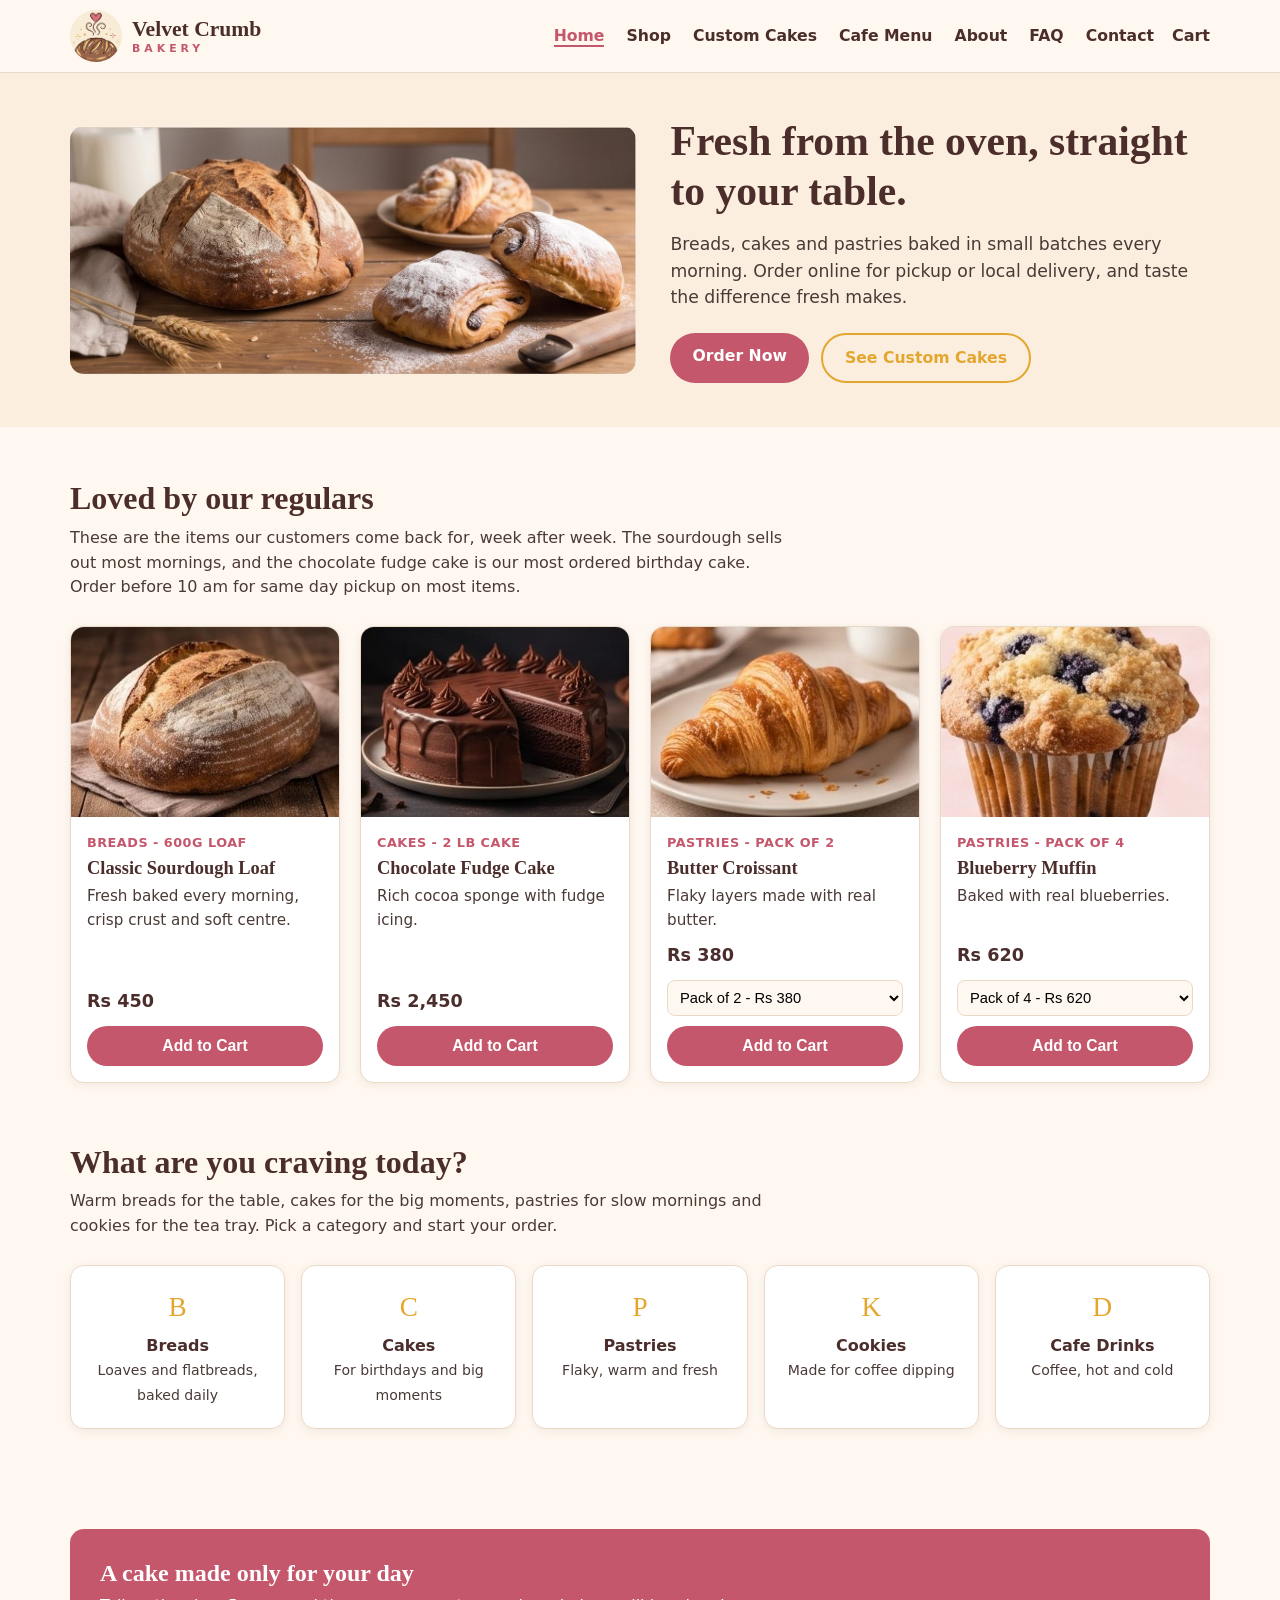
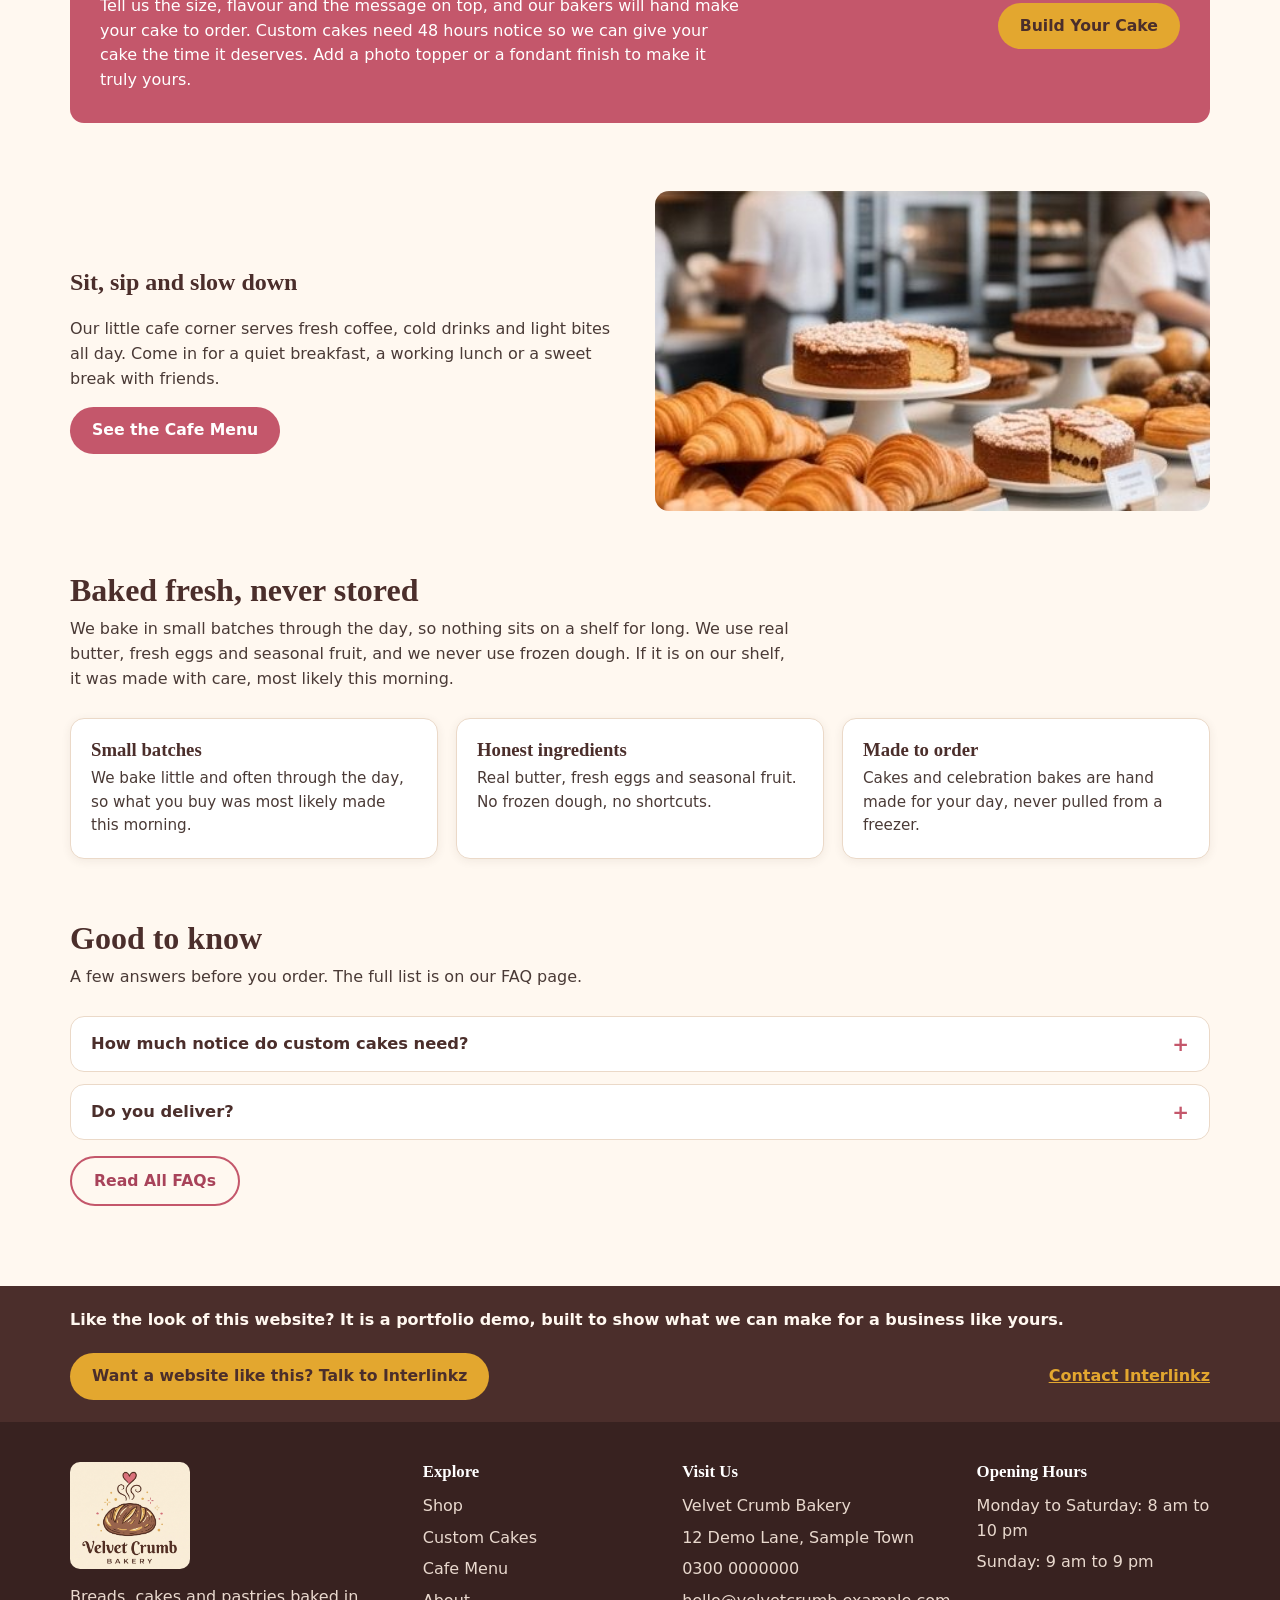
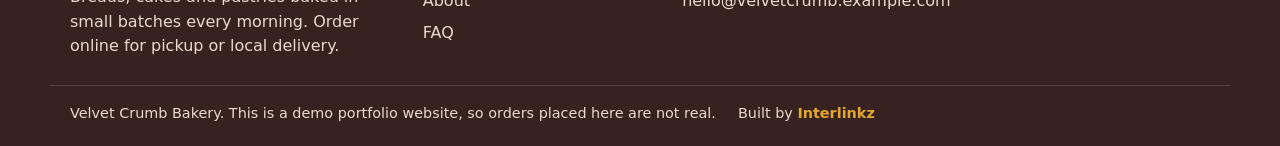
<file: index.html>
<!DOCTYPE html>
<html lang="en">
<head>
<meta charset="UTF-8">
<meta name="viewport" content="width=device-width, initial-scale=1.0">
<title>Home - Velvet Crumb Bakery</title>
<meta name="description" content="Velvet Crumb Bakery demo website. Fresh breads, cakes, pastries and coffee, baked in small batches every morning.">
<link rel="icon" type="image/jpeg" href="images/favicon.jpg">
<link rel="stylesheet" href="css/style.css">
</head>
<body>
<header class="site-header">
  <div class="header-in">
    <a class="logo" href="index.html">
      <img src="images/logo-mark.jpg" alt="Velvet Crumb Bakery logo">
      <span class="logo-text">Velvet Crumb<small>BAKERY</small></span>
    </a>
    <button class="nav-toggle" type="button" aria-expanded="false">Menu</button>
    <nav class="main-nav" aria-label="Main navigation"><ul><li><a href="index.html" class="active">Home</a></li><li><a href="shop.html">Shop</a></li><li><a href="custom-cake.html">Custom Cakes</a></li><li><a href="cafe-menu.html">Cafe Menu</a></li><li><a href="about.html">About</a></li><li><a href="faq.html">FAQ</a></li><li><a href="contact.html">Contact</a></li></ul></nav>
    <a class="cart-link" href="cart.html">Cart<span class="cart-count">0</span></a>
  </div>
</header>
<main>
  <section class="hero">
    <div class="wrap hero-in">
      <div><img src="images/hero.jpg" alt="Fresh sourdough loaf and pastries on a wooden bakery table"></div>
      <div>
        <h1>Fresh from the oven, straight to your table.</h1>
        <p>Breads, cakes and pastries baked in small batches every morning. Order online for pickup or local delivery, and taste the difference fresh makes.</p>
        <div class="hero-btns">
          <a class="btn btn-primary" href="shop.html">Order Now</a>
          <a class="btn btn-outline" href="custom-cake.html">See Custom Cakes</a>
        </div>
      </div>
    </div>
  </section>

  <section class="section">
    <div class="wrap">
      <div class="section-head">
        <h2>Loved by our regulars</h2>
        <p>These are the items our customers come back for, week after week. The sourdough sells out most mornings, and the chocolate fudge cake is our most ordered birthday cake. Order before 10 am for same day pickup on most items.</p>
      </div>
      <div class="grid" id="best-sellers"></div>
    </div>
  </section>

  <section class="section">
    <div class="wrap">
      <div class="section-head">
        <h2>What are you craving today?</h2>
        <p>Warm breads for the table, cakes for the big moments, pastries for slow mornings and cookies for the tea tray. Pick a category and start your order.</p>
      </div>
      <div class="tiles">
        <a class="tile" href="shop.html?cat=Breads"><span class="tile-mark">B</span><strong>Breads</strong><span>Loaves and flatbreads, baked daily</span></a>
        <a class="tile" href="shop.html?cat=Cakes"><span class="tile-mark">C</span><strong>Cakes</strong><span>For birthdays and big moments</span></a>
        <a class="tile" href="shop.html?cat=Pastries"><span class="tile-mark">P</span><strong>Pastries</strong><span>Flaky, warm and fresh</span></a>
        <a class="tile" href="shop.html?cat=Cookies"><span class="tile-mark">K</span><strong>Cookies</strong><span>Made for coffee dipping</span></a>
        <a class="tile" href="shop.html?cat=Cafe%20Drinks"><span class="tile-mark">D</span><strong>Cafe Drinks</strong><span>Coffee, hot and cold</span></a>
      </div>
    </div>
  </section>

  <section class="section">
    <div class="wrap">
      <div class="banner">
        <div>
          <h2>A cake made only for your day</h2>
          <p>Tell us the size, flavour and the message on top, and our bakers will hand make your cake to order. Custom cakes need 48 hours notice so we can give your cake the time it deserves. Add a photo topper or a fondant finish to make it truly yours.</p>
        </div>
        <a class="btn btn-gold" href="custom-cake.html">Build Your Cake</a>
      </div>
    </div>
  </section>

  <section class="section">
    <div class="wrap split">
      <div>
        <h2>Sit, sip and slow down</h2>
        <p>Our little cafe corner serves fresh coffee, cold drinks and light bites all day. Come in for a quiet breakfast, a working lunch or a sweet break with friends.</p>
        <a class="btn btn-primary" href="cafe-menu.html">See the Cafe Menu</a>
      </div>
      <div><img src="images/cafe-counter.jpg" alt="The Velvet Crumb bakery counter with fresh cakes and croissants"></div>
    </div>
  </section>

  <section class="section">
    <div class="wrap">
      <div class="section-head">
        <h2>Baked fresh, never stored</h2>
        <p>We bake in small batches through the day, so nothing sits on a shelf for long. We use real butter, fresh eggs and seasonal fruit, and we never use frozen dough. If it is on our shelf, it was made with care, most likely this morning.</p>
      </div>
      <div class="values">
        <div class="value"><h3>Small batches</h3><p>We bake little and often through the day, so what you buy was most likely made this morning.</p></div>
        <div class="value"><h3>Honest ingredients</h3><p>Real butter, fresh eggs and seasonal fruit. No frozen dough, no shortcuts.</p></div>
        <div class="value"><h3>Made to order</h3><p>Cakes and celebration bakes are hand made for your day, never pulled from a freezer.</p></div>
      </div>
    </div>
  </section>

  <section class="section">
    <div class="wrap">
      <div class="section-head">
        <h2>Good to know</h2>
        <p>A few answers before you order. The full list is on our FAQ page.</p>
      </div>
      <div class="faq-item">
        <button class="faq-q" type="button" aria-expanded="false">How much notice do custom cakes need?<span class="sign">+</span></button>
        <div class="faq-a"><p>Custom cakes need at least 48 hours notice. Simple cakes from the shop page can often be ready the same day if you order before 10 am.</p></div>
      </div>
      <div class="faq-item">
        <button class="faq-q" type="button" aria-expanded="false">Do you deliver?<span class="sign">+</span></button>
        <div class="faq-a"><p>Yes, we deliver in our local area for a small fee of Rs 200, and delivery is free on orders above Rs 3,000. You can also choose free pickup from the bakery.</p></div>
      </div>
      <p style="margin-top:16px"><a class="btn btn-outline" href="faq.html" style="color:var(--raspberry-dark);border-color:var(--raspberry)">Read All FAQs</a></p>
    </div>
  </section>
</main>
<div class="lead-band">
  <div class="wrap lead-in">
    <p>Like the look of this website? It is a portfolio demo, built to show what we can make for a business like yours.</p>
    <a class="btn btn-gold" href="https://interlinkz.com/contact">Want a website like this? Talk to Interlinkz</a>
    <a class="contact-link" href="https://interlinkz.com/contact">Contact Interlinkz</a>
  </div>
</div>
<footer class="site-footer">
  <div class="wrap footer-grid">
    <div>
      <img class="footer-logo" src="images/logo.jpg" alt="Velvet Crumb Bakery logo">
      <p>Breads, cakes and pastries baked in small batches every morning. Order online for pickup or local delivery.</p>
    </div>
    <div>
      <h3>Explore</h3>
      <ul>
        <li><a href="shop.html">Shop</a></li>
        <li><a href="custom-cake.html">Custom Cakes</a></li>
        <li><a href="cafe-menu.html">Cafe Menu</a></li>
        <li><a href="about.html">About</a></li>
        <li><a href="faq.html">FAQ</a></li>
      </ul>
    </div>
    <div>
      <h3>Visit Us</h3>
      <ul>
        <li>Velvet Crumb Bakery</li>
        <li>12 Demo Lane, Sample Town</li>
        <li>0300 0000000</li>
        <li>hello@velvetcrumb.example.com</li>
      </ul>
    </div>
    <div>
      <h3>Opening Hours</h3>
      <ul>
        <li>Monday to Saturday: 8 am to 10 pm</li>
        <li>Sunday: 9 am to 9 pm</li>
      </ul>
    </div>
  </div>
  <div class="wrap footer-bottom">
    <span>Velvet Crumb Bakery. This is a demo portfolio website, so orders placed here are not real.</span>
    <span>Built by <a href="https://interlinkz.com">Interlinkz</a></span>
  </div>
</footer>
<script src="js/app.js"></script>
</body>
</html>
</file>
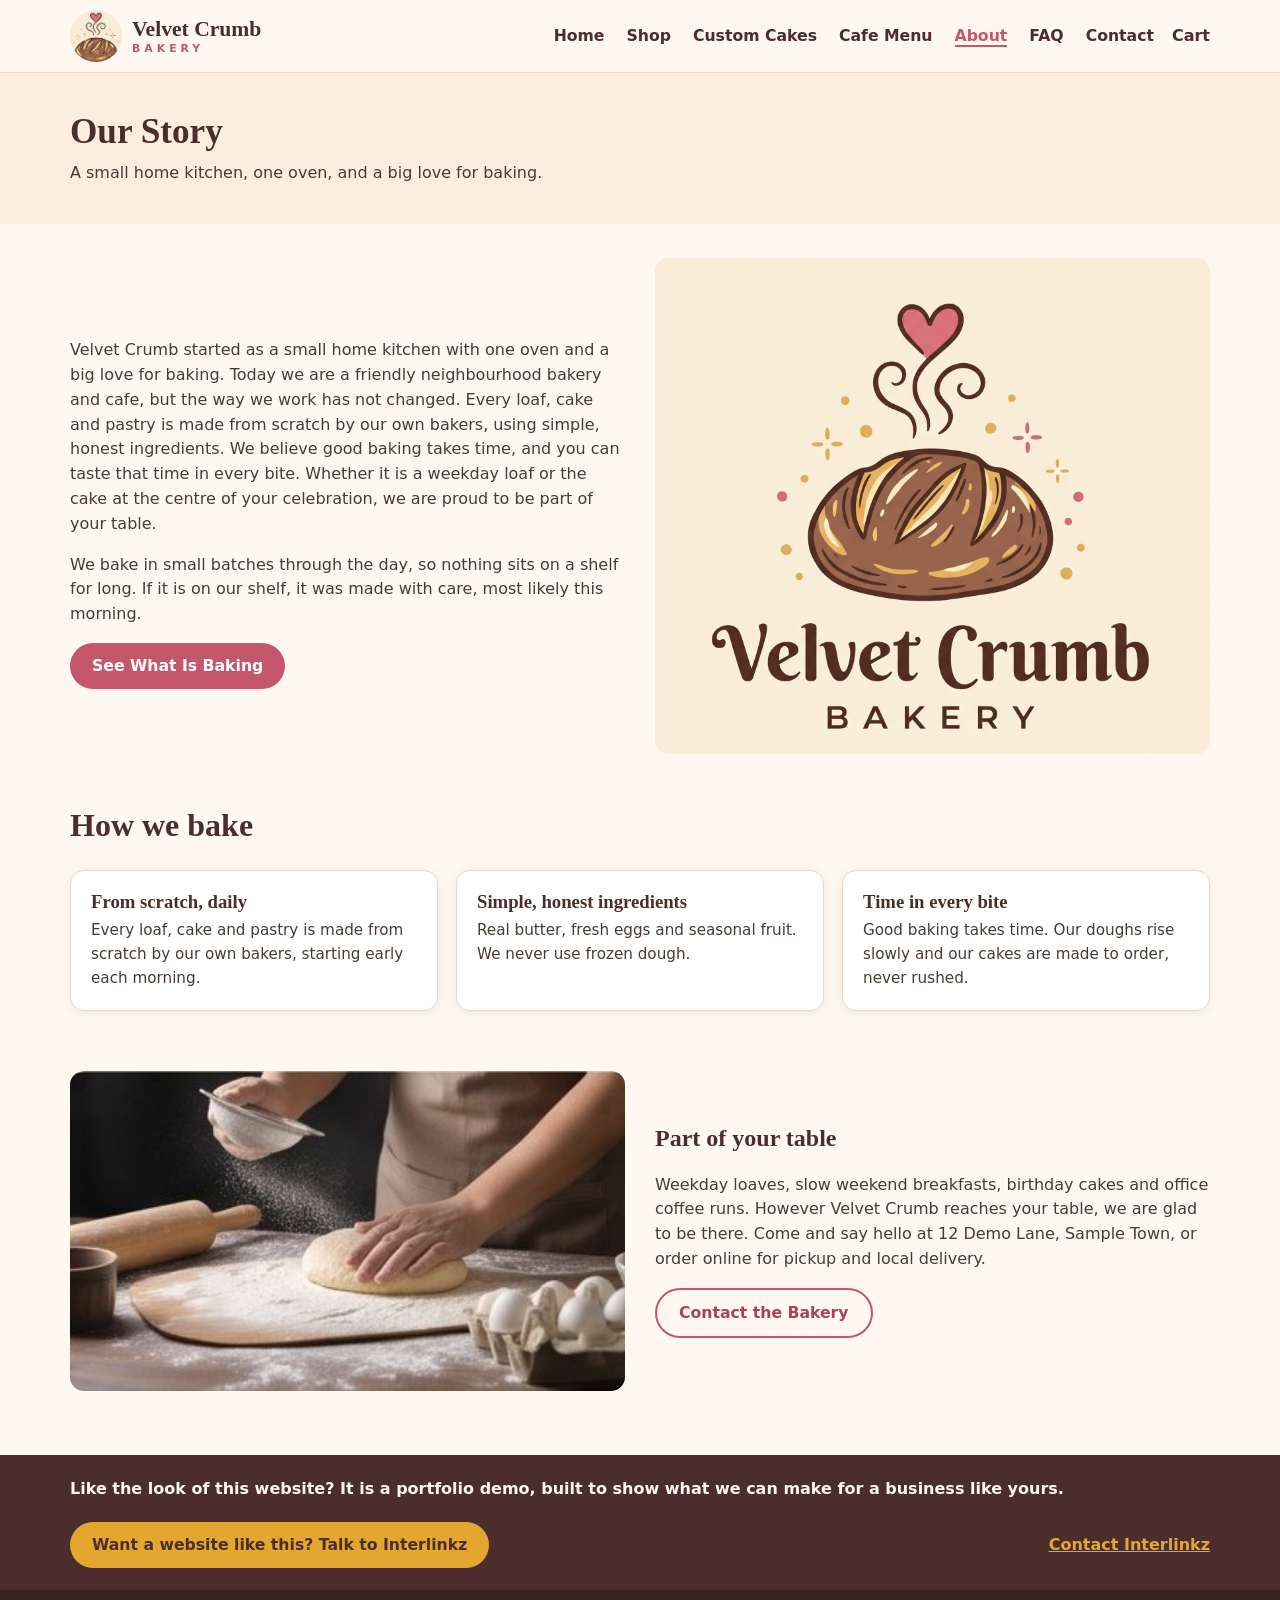
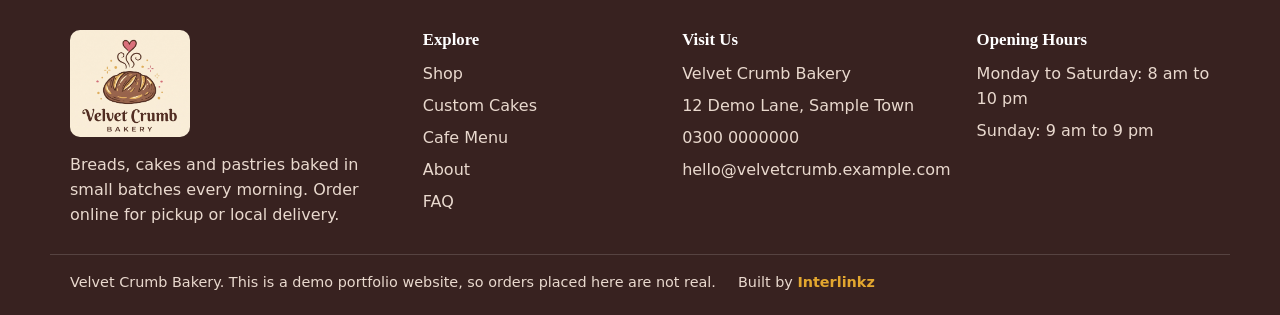
<file: about.html>
<!DOCTYPE html>
<html lang="en">
<head>
<meta charset="UTF-8">
<meta name="viewport" content="width=device-width, initial-scale=1.0">
<title>About - Velvet Crumb Bakery</title>
<meta name="description" content="Velvet Crumb Bakery demo website. Fresh breads, cakes, pastries and coffee, baked in small batches every morning.">
<link rel="icon" type="image/jpeg" href="images/favicon.jpg">
<link rel="stylesheet" href="css/style.css">
</head>
<body>
<header class="site-header">
  <div class="header-in">
    <a class="logo" href="index.html">
      <img src="images/logo-mark.jpg" alt="Velvet Crumb Bakery logo">
      <span class="logo-text">Velvet Crumb<small>BAKERY</small></span>
    </a>
    <button class="nav-toggle" type="button" aria-expanded="false">Menu</button>
    <nav class="main-nav" aria-label="Main navigation"><ul><li><a href="index.html">Home</a></li><li><a href="shop.html">Shop</a></li><li><a href="custom-cake.html">Custom Cakes</a></li><li><a href="cafe-menu.html">Cafe Menu</a></li><li><a href="about.html" class="active">About</a></li><li><a href="faq.html">FAQ</a></li><li><a href="contact.html">Contact</a></li></ul></nav>
    <a class="cart-link" href="cart.html">Cart<span class="cart-count">0</span></a>
  </div>
</header>
<main>
  <div class="page-head"><div class="wrap">
    <h1>Our Story</h1>
    <p>A small home kitchen, one oven, and a big love for baking.</p>
  </div></div>
  <div class="wrap">
    <div class="split">
      <div>
        <p>Velvet Crumb started as a small home kitchen with one oven and a big love for baking. Today we are a friendly neighbourhood bakery and cafe, but the way we work has not changed. Every loaf, cake and pastry is made from scratch by our own bakers, using simple, honest ingredients. We believe good baking takes time, and you can taste that time in every bite. Whether it is a weekday loaf or the cake at the centre of your celebration, we are proud to be part of your table.</p>
        <p>We bake in small batches through the day, so nothing sits on a shelf for long. If it is on our shelf, it was made with care, most likely this morning.</p>
        <a class="btn btn-primary" href="shop.html">See What Is Baking</a>
      </div>
      <div><img src="images/logo.jpg" alt="Velvet Crumb Bakery logo, a fresh loaf with a heart in the steam" style="height:auto;object-fit:contain;background:#FFF3E2"></div>
    </div>

    <section class="section">
      <div class="section-head"><h2>How we bake</h2></div>
      <div class="values">
        <div class="value"><h3>From scratch, daily</h3><p>Every loaf, cake and pastry is made from scratch by our own bakers, starting early each morning.</p></div>
        <div class="value"><h3>Simple, honest ingredients</h3><p>Real butter, fresh eggs and seasonal fruit. We never use frozen dough.</p></div>
        <div class="value"><h3>Time in every bite</h3><p>Good baking takes time. Our doughs rise slowly and our cakes are made to order, never rushed.</p></div>
      </div>
    </section>

    <section class="section">
      <div class="split">
        <div><img src="images/baker-hands.jpg" alt="Hands shaping dough on a floured board"></div>
        <div>
          <h2 style="margin-top:0">Part of your table</h2>
          <p>Weekday loaves, slow weekend breakfasts, birthday cakes and office coffee runs. However Velvet Crumb reaches your table, we are glad to be there. Come and say hello at 12 Demo Lane, Sample Town, or order online for pickup and local delivery.</p>
          <a class="btn btn-outline" href="contact.html" style="color:var(--raspberry-dark);border-color:var(--raspberry)">Contact the Bakery</a>
        </div>
      </div>
    </section>
  </div>
</main>
<div class="lead-band">
  <div class="wrap lead-in">
    <p>Like the look of this website? It is a portfolio demo, built to show what we can make for a business like yours.</p>
    <a class="btn btn-gold" href="https://interlinkz.com/contact">Want a website like this? Talk to Interlinkz</a>
    <a class="contact-link" href="https://interlinkz.com/contact">Contact Interlinkz</a>
  </div>
</div>
<footer class="site-footer">
  <div class="wrap footer-grid">
    <div>
      <img class="footer-logo" src="images/logo.jpg" alt="Velvet Crumb Bakery logo">
      <p>Breads, cakes and pastries baked in small batches every morning. Order online for pickup or local delivery.</p>
    </div>
    <div>
      <h3>Explore</h3>
      <ul>
        <li><a href="shop.html">Shop</a></li>
        <li><a href="custom-cake.html">Custom Cakes</a></li>
        <li><a href="cafe-menu.html">Cafe Menu</a></li>
        <li><a href="about.html">About</a></li>
        <li><a href="faq.html">FAQ</a></li>
      </ul>
    </div>
    <div>
      <h3>Visit Us</h3>
      <ul>
        <li>Velvet Crumb Bakery</li>
        <li>12 Demo Lane, Sample Town</li>
        <li>0300 0000000</li>
        <li>hello@velvetcrumb.example.com</li>
      </ul>
    </div>
    <div>
      <h3>Opening Hours</h3>
      <ul>
        <li>Monday to Saturday: 8 am to 10 pm</li>
        <li>Sunday: 9 am to 9 pm</li>
      </ul>
    </div>
  </div>
  <div class="wrap footer-bottom">
    <span>Velvet Crumb Bakery. This is a demo portfolio website, so orders placed here are not real.</span>
    <span>Built by <a href="https://interlinkz.com">Interlinkz</a></span>
  </div>
</footer>
<script src="js/app.js"></script>
</body>
</html>
</file>
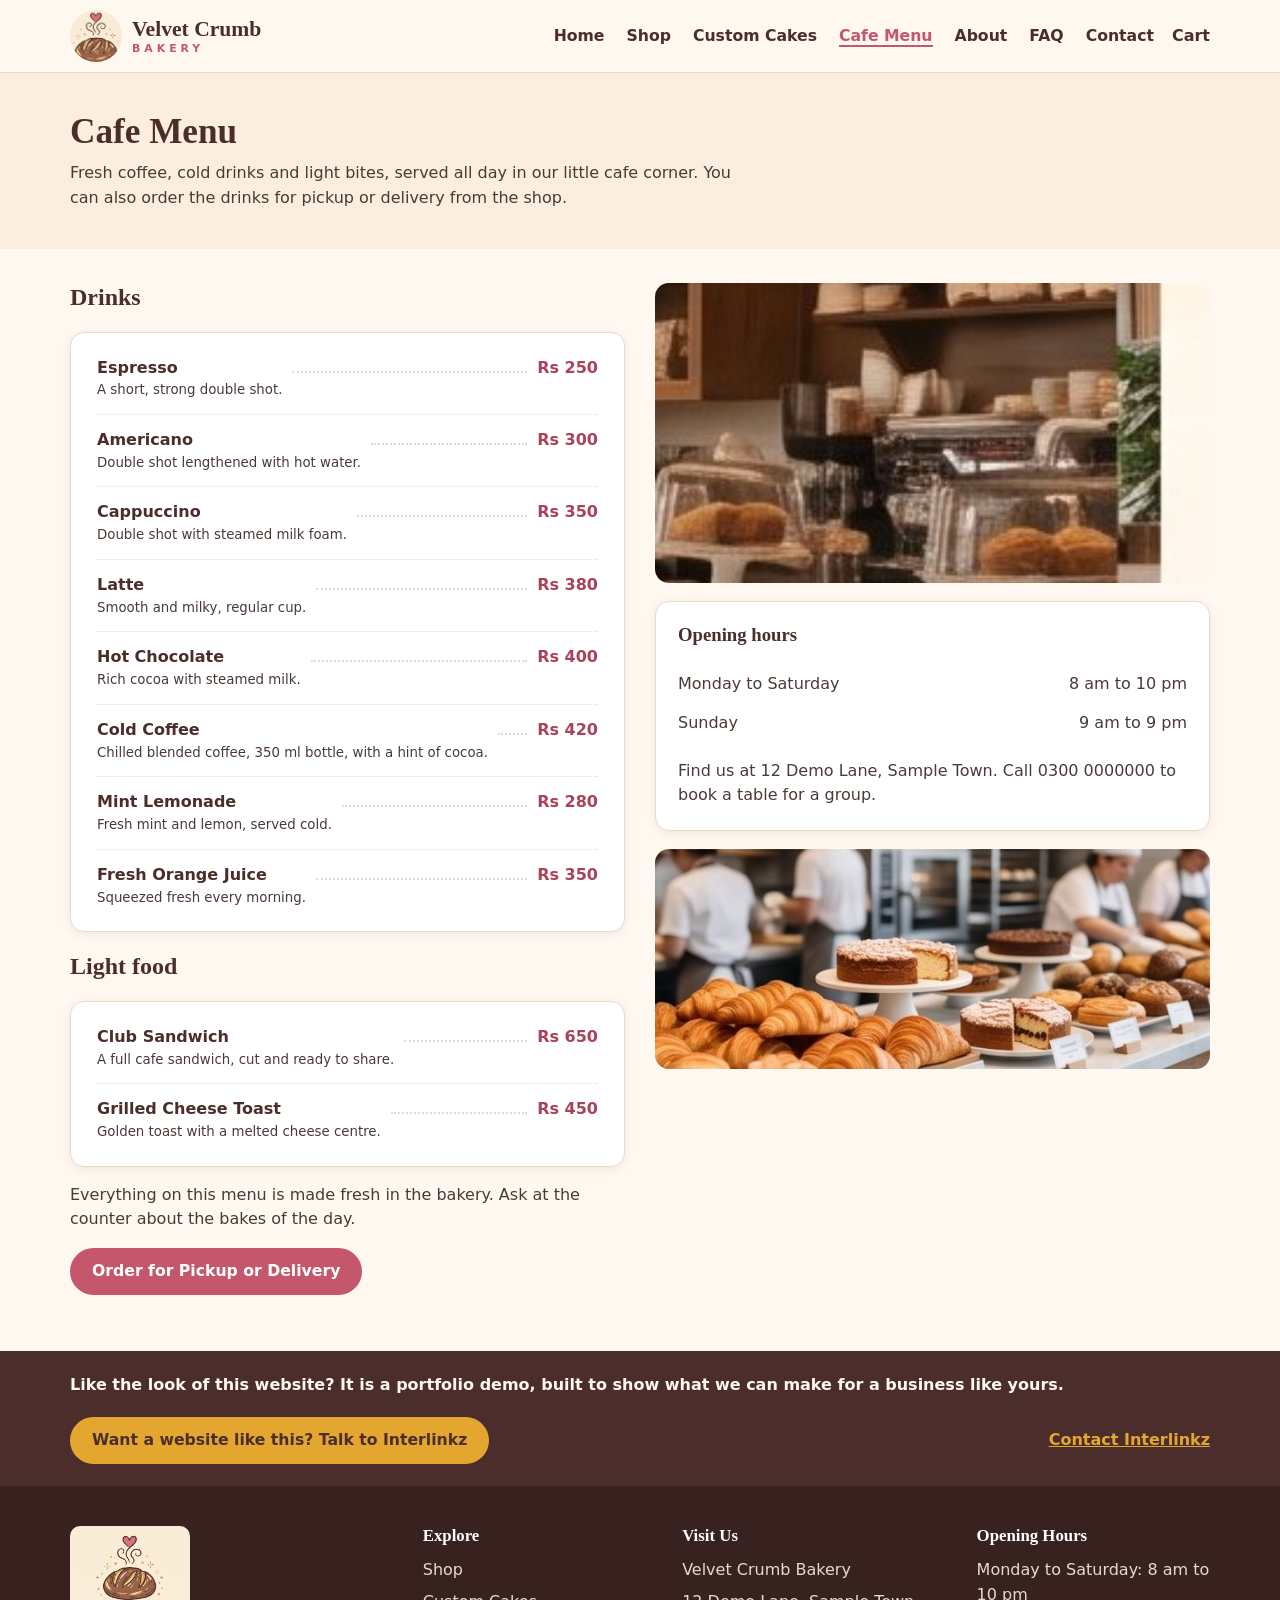
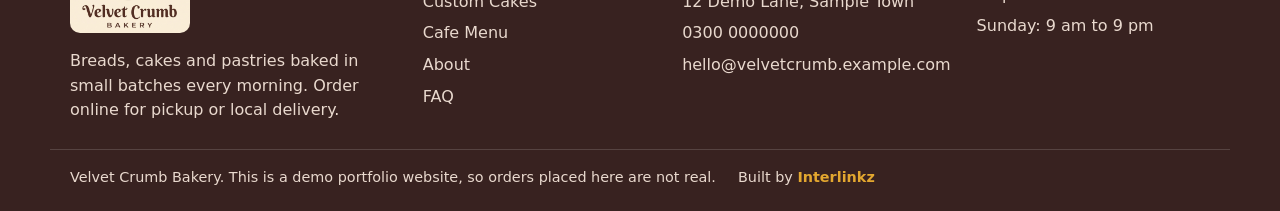
<file: cafe-menu.html>
<!DOCTYPE html>
<html lang="en">
<head>
<meta charset="UTF-8">
<meta name="viewport" content="width=device-width, initial-scale=1.0">
<title>Cafe Menu - Velvet Crumb Bakery</title>
<meta name="description" content="Velvet Crumb Bakery demo website. Fresh breads, cakes, pastries and coffee, baked in small batches every morning.">
<link rel="icon" type="image/jpeg" href="images/favicon.jpg">
<link rel="stylesheet" href="css/style.css">
</head>
<body>
<header class="site-header">
  <div class="header-in">
    <a class="logo" href="index.html">
      <img src="images/logo-mark.jpg" alt="Velvet Crumb Bakery logo">
      <span class="logo-text">Velvet Crumb<small>BAKERY</small></span>
    </a>
    <button class="nav-toggle" type="button" aria-expanded="false">Menu</button>
    <nav class="main-nav" aria-label="Main navigation"><ul><li><a href="index.html">Home</a></li><li><a href="shop.html">Shop</a></li><li><a href="custom-cake.html">Custom Cakes</a></li><li><a href="cafe-menu.html" class="active">Cafe Menu</a></li><li><a href="about.html">About</a></li><li><a href="faq.html">FAQ</a></li><li><a href="contact.html">Contact</a></li></ul></nav>
    <a class="cart-link" href="cart.html">Cart<span class="cart-count">0</span></a>
  </div>
</header>
<main>
  <div class="page-head"><div class="wrap">
    <h1>Cafe Menu</h1>
    <p>Fresh coffee, cold drinks and light bites, served all day in our little cafe corner. You can also order the drinks for pickup or delivery from the shop.</p>
  </div></div>
  <div class="wrap">
    <div class="split" style="align-items:start">
      <div>
        <h2 style="margin-top:0">Drinks</h2>
        <div class="menu-list">
          <div class="menu-row"><div><strong>Espresso</strong><small>A short, strong double shot.</small></div><span class="dots"></span><span class="m-price">Rs 250</span></div><div class="menu-row"><div><strong>Americano</strong><small>Double shot lengthened with hot water.</small></div><span class="dots"></span><span class="m-price">Rs 300</span></div><div class="menu-row"><div><strong>Cappuccino</strong><small>Double shot with steamed milk foam.</small></div><span class="dots"></span><span class="m-price">Rs 350</span></div><div class="menu-row"><div><strong>Latte</strong><small>Smooth and milky, regular cup.</small></div><span class="dots"></span><span class="m-price">Rs 380</span></div><div class="menu-row"><div><strong>Hot Chocolate</strong><small>Rich cocoa with steamed milk.</small></div><span class="dots"></span><span class="m-price">Rs 400</span></div><div class="menu-row"><div><strong>Cold Coffee</strong><small>Chilled blended coffee, 350 ml bottle, with a hint of cocoa.</small></div><span class="dots"></span><span class="m-price">Rs 420</span></div><div class="menu-row"><div><strong>Mint Lemonade</strong><small>Fresh mint and lemon, served cold.</small></div><span class="dots"></span><span class="m-price">Rs 280</span></div><div class="menu-row"><div><strong>Fresh Orange Juice</strong><small>Squeezed fresh every morning.</small></div><span class="dots"></span><span class="m-price">Rs 350</span></div>
        </div>
        <h2>Light food</h2>
        <div class="menu-list">
          <div class="menu-row"><div><strong>Club Sandwich</strong><small>A full cafe sandwich, cut and ready to share.</small></div><span class="dots"></span><span class="m-price">Rs 650</span></div><div class="menu-row"><div><strong>Grilled Cheese Toast</strong><small>Golden toast with a melted cheese centre.</small></div><span class="dots"></span><span class="m-price">Rs 450</span></div>
        </div>
        <p style="margin-top:16px">Everything on this menu is made fresh in the bakery. Ask at the counter about the bakes of the day.</p>
        <a class="btn btn-primary" href="shop.html">Order for Pickup or Delivery</a>
      </div>
      <div>
        <img src="images/cafe-interior.jpg" alt="Inside the Velvet Crumb cafe, tables by the window" style="border-radius:14px;width:100%;height:300px;object-fit:cover">
        <div class="summary-card" style="margin-top:18px">
          <h3 style="margin-top:0">Opening hours</h3>
          <p class="sum-line"><span>Monday to Saturday</span><span>8 am to 10 pm</span></p>
          <p class="sum-line"><span>Sunday</span><span>9 am to 9 pm</span></p>
          <p style="margin-bottom:0">Find us at 12 Demo Lane, Sample Town. Call 0300 0000000 to book a table for a group.</p>
        </div>
        <img src="images/cafe-counter.jpg" alt="Cakes and croissants on the Velvet Crumb counter" style="border-radius:14px;margin-top:18px;width:100%;height:220px;object-fit:cover">
      </div>
    </div>
  </div>
</main>
<div class="lead-band">
  <div class="wrap lead-in">
    <p>Like the look of this website? It is a portfolio demo, built to show what we can make for a business like yours.</p>
    <a class="btn btn-gold" href="https://interlinkz.com/contact">Want a website like this? Talk to Interlinkz</a>
    <a class="contact-link" href="https://interlinkz.com/contact">Contact Interlinkz</a>
  </div>
</div>
<footer class="site-footer">
  <div class="wrap footer-grid">
    <div>
      <img class="footer-logo" src="images/logo.jpg" alt="Velvet Crumb Bakery logo">
      <p>Breads, cakes and pastries baked in small batches every morning. Order online for pickup or local delivery.</p>
    </div>
    <div>
      <h3>Explore</h3>
      <ul>
        <li><a href="shop.html">Shop</a></li>
        <li><a href="custom-cake.html">Custom Cakes</a></li>
        <li><a href="cafe-menu.html">Cafe Menu</a></li>
        <li><a href="about.html">About</a></li>
        <li><a href="faq.html">FAQ</a></li>
      </ul>
    </div>
    <div>
      <h3>Visit Us</h3>
      <ul>
        <li>Velvet Crumb Bakery</li>
        <li>12 Demo Lane, Sample Town</li>
        <li>0300 0000000</li>
        <li>hello@velvetcrumb.example.com</li>
      </ul>
    </div>
    <div>
      <h3>Opening Hours</h3>
      <ul>
        <li>Monday to Saturday: 8 am to 10 pm</li>
        <li>Sunday: 9 am to 9 pm</li>
      </ul>
    </div>
  </div>
  <div class="wrap footer-bottom">
    <span>Velvet Crumb Bakery. This is a demo portfolio website, so orders placed here are not real.</span>
    <span>Built by <a href="https://interlinkz.com">Interlinkz</a></span>
  </div>
</footer>
<script src="js/app.js"></script>
</body>
</html>
</file>
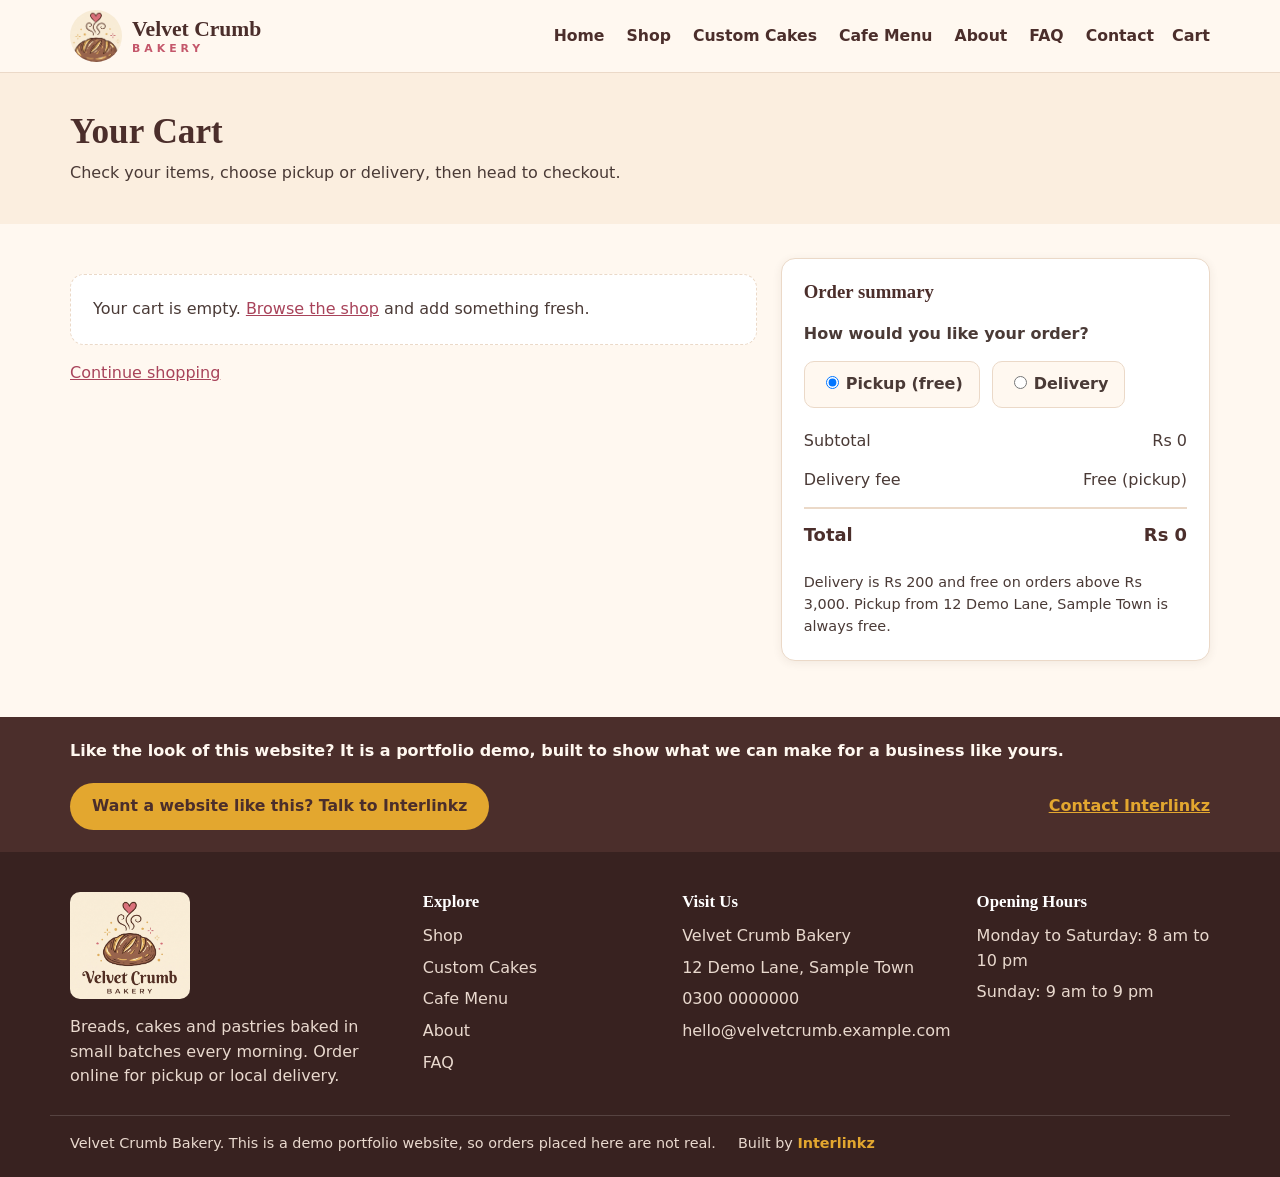
<file: cart.html>
<!DOCTYPE html>
<html lang="en">
<head>
<meta charset="UTF-8">
<meta name="viewport" content="width=device-width, initial-scale=1.0">
<title>Cart - Velvet Crumb Bakery</title>
<meta name="description" content="Velvet Crumb Bakery demo website. Fresh breads, cakes, pastries and coffee, baked in small batches every morning.">
<link rel="icon" type="image/jpeg" href="images/favicon.jpg">
<link rel="stylesheet" href="css/style.css">
</head>
<body>
<header class="site-header">
  <div class="header-in">
    <a class="logo" href="index.html">
      <img src="images/logo-mark.jpg" alt="Velvet Crumb Bakery logo">
      <span class="logo-text">Velvet Crumb<small>BAKERY</small></span>
    </a>
    <button class="nav-toggle" type="button" aria-expanded="false">Menu</button>
    <nav class="main-nav" aria-label="Main navigation"><ul><li><a href="index.html">Home</a></li><li><a href="shop.html">Shop</a></li><li><a href="custom-cake.html">Custom Cakes</a></li><li><a href="cafe-menu.html">Cafe Menu</a></li><li><a href="about.html">About</a></li><li><a href="faq.html">FAQ</a></li><li><a href="contact.html">Contact</a></li></ul></nav>
    <a class="cart-link" href="cart.html">Cart<span class="cart-count">0</span></a>
  </div>
</header>
<main>
  <div class="page-head"><div class="wrap">
    <h1>Your Cart</h1>
    <p>Check your items, choose pickup or delivery, then head to checkout.</p>
  </div></div>
  <div class="wrap">
    <div class="cart-layout">
      <div>
        <div id="cart-lines"></div>
        <p><a href="shop.html">Continue shopping</a></p>
      </div>
      <div class="summary-card">
        <h3 style="margin-top:0">Order summary</h3>
        <p style="font-weight:700;margin-bottom:4px">How would you like your order?</p>
        <div class="fulfil-box">
          <label><input type="radio" name="fulfil" value="pickup">Pickup (free)</label>
          <label><input type="radio" name="fulfil" value="delivery">Delivery</label>
        </div>
        <p class="sum-line"><span>Subtotal</span><span id="ct-subtotal">Rs 0</span></p>
        <p class="sum-line"><span>Delivery fee</span><span id="ct-fee">Free (pickup)</span></p>
        <p id="ct-hint" style="font-size:0.92rem;margin:4px 0"></p>
        <p class="sum-line sum-total"><span>Total</span><span id="ct-total">Rs 0</span></p>
        <a class="btn btn-primary btn-block" href="checkout.html" id="cart-checkout-btn">Go to Checkout</a>
        <p style="font-size:0.9rem;margin-bottom:0">Delivery is Rs 200 and free on orders above Rs 3,000. Pickup from 12 Demo Lane, Sample Town is always free.</p>
      </div>
    </div>
  </div>
</main>
<div class="lead-band">
  <div class="wrap lead-in">
    <p>Like the look of this website? It is a portfolio demo, built to show what we can make for a business like yours.</p>
    <a class="btn btn-gold" href="https://interlinkz.com/contact">Want a website like this? Talk to Interlinkz</a>
    <a class="contact-link" href="https://interlinkz.com/contact">Contact Interlinkz</a>
  </div>
</div>
<footer class="site-footer">
  <div class="wrap footer-grid">
    <div>
      <img class="footer-logo" src="images/logo.jpg" alt="Velvet Crumb Bakery logo">
      <p>Breads, cakes and pastries baked in small batches every morning. Order online for pickup or local delivery.</p>
    </div>
    <div>
      <h3>Explore</h3>
      <ul>
        <li><a href="shop.html">Shop</a></li>
        <li><a href="custom-cake.html">Custom Cakes</a></li>
        <li><a href="cafe-menu.html">Cafe Menu</a></li>
        <li><a href="about.html">About</a></li>
        <li><a href="faq.html">FAQ</a></li>
      </ul>
    </div>
    <div>
      <h3>Visit Us</h3>
      <ul>
        <li>Velvet Crumb Bakery</li>
        <li>12 Demo Lane, Sample Town</li>
        <li>0300 0000000</li>
        <li>hello@velvetcrumb.example.com</li>
      </ul>
    </div>
    <div>
      <h3>Opening Hours</h3>
      <ul>
        <li>Monday to Saturday: 8 am to 10 pm</li>
        <li>Sunday: 9 am to 9 pm</li>
      </ul>
    </div>
  </div>
  <div class="wrap footer-bottom">
    <span>Velvet Crumb Bakery. This is a demo portfolio website, so orders placed here are not real.</span>
    <span>Built by <a href="https://interlinkz.com">Interlinkz</a></span>
  </div>
</footer>
<script src="js/app.js"></script>
</body>
</html>
</file>
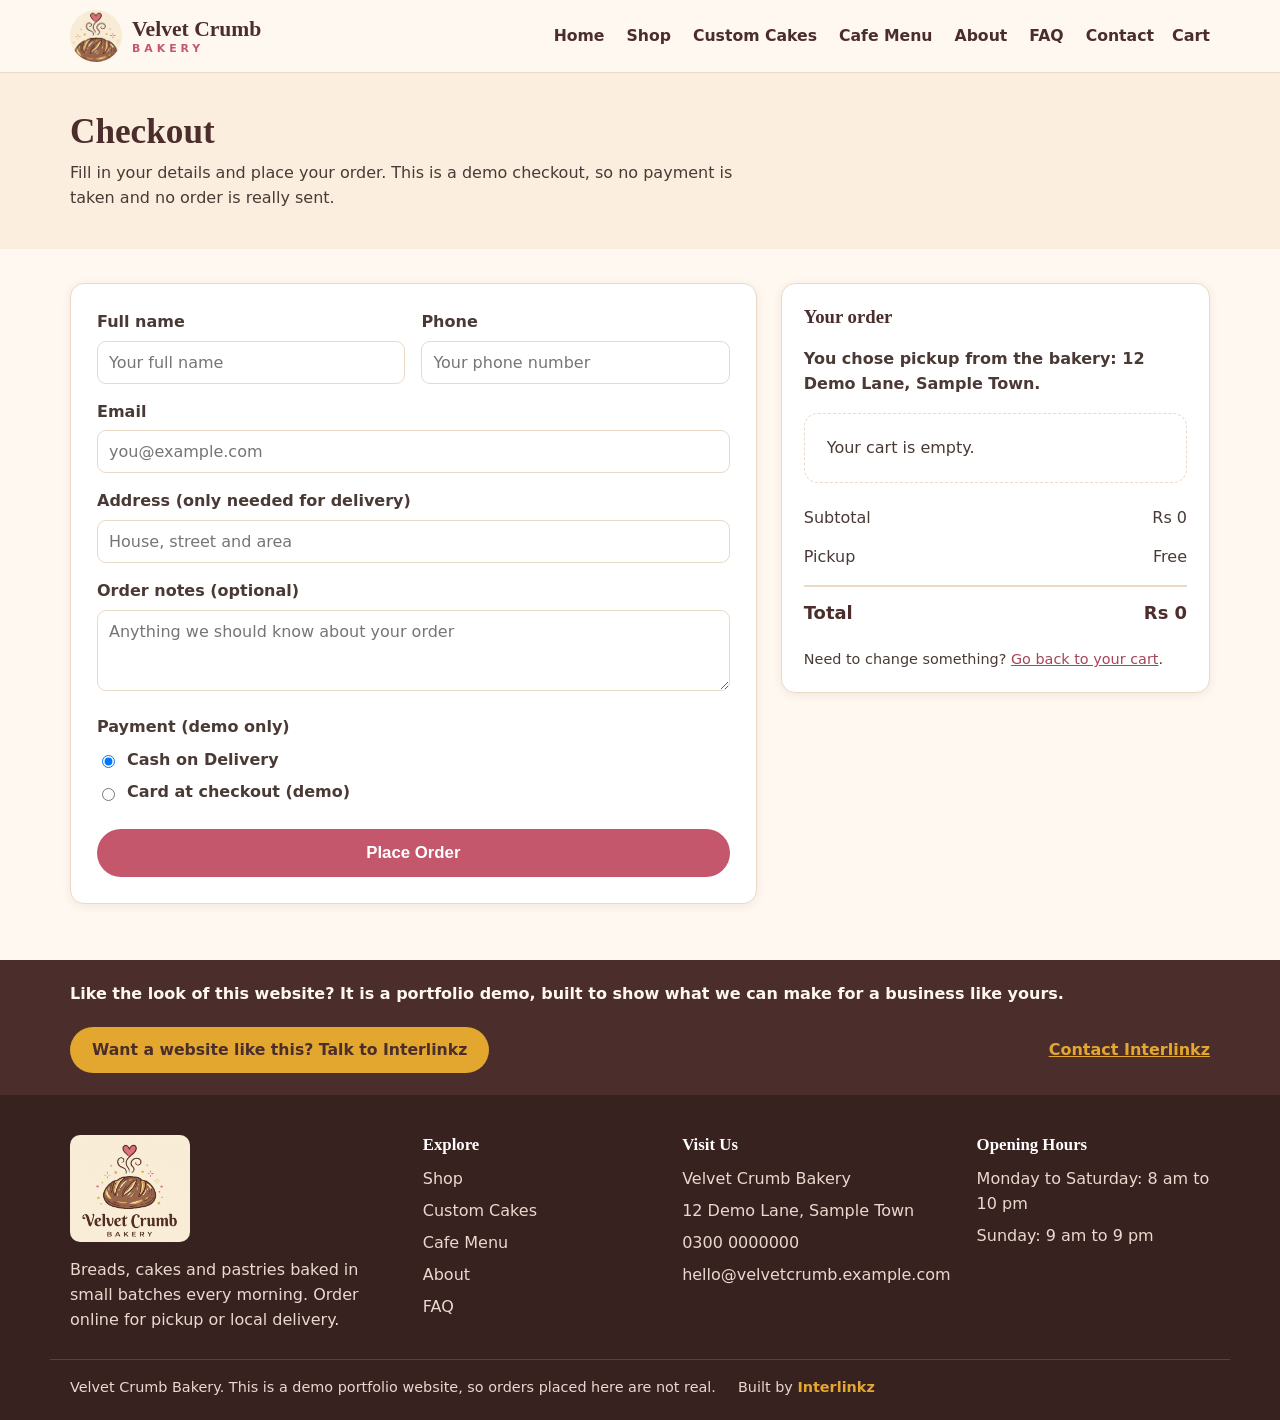
<file: checkout.html>
<!DOCTYPE html>
<html lang="en">
<head>
<meta charset="UTF-8">
<meta name="viewport" content="width=device-width, initial-scale=1.0">
<title>Checkout - Velvet Crumb Bakery</title>
<meta name="description" content="Velvet Crumb Bakery demo website. Fresh breads, cakes, pastries and coffee, baked in small batches every morning.">
<link rel="icon" type="image/jpeg" href="images/favicon.jpg">
<link rel="stylesheet" href="css/style.css">
</head>
<body>
<header class="site-header">
  <div class="header-in">
    <a class="logo" href="index.html">
      <img src="images/logo-mark.jpg" alt="Velvet Crumb Bakery logo">
      <span class="logo-text">Velvet Crumb<small>BAKERY</small></span>
    </a>
    <button class="nav-toggle" type="button" aria-expanded="false">Menu</button>
    <nav class="main-nav" aria-label="Main navigation"><ul><li><a href="index.html">Home</a></li><li><a href="shop.html">Shop</a></li><li><a href="custom-cake.html">Custom Cakes</a></li><li><a href="cafe-menu.html">Cafe Menu</a></li><li><a href="about.html">About</a></li><li><a href="faq.html">FAQ</a></li><li><a href="contact.html">Contact</a></li></ul></nav>
    <a class="cart-link" href="cart.html">Cart<span class="cart-count">0</span></a>
  </div>
</header>
<main>
  <div class="page-head"><div class="wrap">
    <h1>Checkout</h1>
    <p>Fill in your details and place your order. This is a demo checkout, so no payment is taken and no order is really sent.</p>
  </div></div>
  <div class="wrap" id="checkout-main">
    <div class="cart-layout">
      <form class="form-card" id="checkout-form" novalidate>
        <div class="form-grid">
          <label class="field"><span>Full name</span><input type="text" id="co-name" required placeholder="Your full name"></label>
          <label class="field"><span>Phone</span><input type="tel" id="co-phone" required placeholder="Your phone number"></label>
          <label class="field full"><span>Email</span><input type="email" id="co-email" required placeholder="you@example.com"></label>
          <label class="field full"><span id="co-address-label">Delivery address</span><input type="text" id="co-address" required placeholder="House, street and area"></label>
          <label class="field full"><span>Order notes (optional)</span><textarea id="co-notes" rows="3" placeholder="Anything we should know about your order"></textarea></label>
          <div class="full">
            <p style="font-weight:700;margin:0 0 6px">Payment (demo only)</p>
            <label class="check-line"><input type="radio" name="pay" value="cod" checked> Cash on Delivery</label>
            <label class="check-line"><input type="radio" name="pay" value="card"> Card at checkout (demo)</label>
          </div>
        </div>
        <p class="form-msg error" id="co-error"></p>
        <button class="btn btn-primary btn-lg btn-block" type="submit" style="margin-top:16px">Place Order</button>
      </form>
      <div class="summary-card">
        <h3 style="margin-top:0">Your order</h3>
        <p id="co-fulfil-note" style="font-weight:600"></p>
        <div id="co-summary"></div>
        <p style="font-size:0.9rem;margin-bottom:0">Need to change something? <a href="cart.html">Go back to your cart</a>.</p>
      </div>
    </div>
  </div>
  <div class="wrap" id="checkout-success" style="display:none">
    <div class="success-box">
      <p class="big">Thank you, your order is placed.</p>
      <p>Order number: <strong id="order-number"></strong></p>
      <p>Thank you, <span id="co-success-name"></span>. Your order total is <strong id="co-success-total"></strong>. This is a demo website, so no payment was taken and nothing will be delivered, but a real order would now go straight to our bakers.</p>
      <a class="btn btn-primary" href="shop.html">Back to the Shop</a>
    </div>
  </div>
</main>
<div class="lead-band">
  <div class="wrap lead-in">
    <p>Like the look of this website? It is a portfolio demo, built to show what we can make for a business like yours.</p>
    <a class="btn btn-gold" href="https://interlinkz.com/contact">Want a website like this? Talk to Interlinkz</a>
    <a class="contact-link" href="https://interlinkz.com/contact">Contact Interlinkz</a>
  </div>
</div>
<footer class="site-footer">
  <div class="wrap footer-grid">
    <div>
      <img class="footer-logo" src="images/logo.jpg" alt="Velvet Crumb Bakery logo">
      <p>Breads, cakes and pastries baked in small batches every morning. Order online for pickup or local delivery.</p>
    </div>
    <div>
      <h3>Explore</h3>
      <ul>
        <li><a href="shop.html">Shop</a></li>
        <li><a href="custom-cake.html">Custom Cakes</a></li>
        <li><a href="cafe-menu.html">Cafe Menu</a></li>
        <li><a href="about.html">About</a></li>
        <li><a href="faq.html">FAQ</a></li>
      </ul>
    </div>
    <div>
      <h3>Visit Us</h3>
      <ul>
        <li>Velvet Crumb Bakery</li>
        <li>12 Demo Lane, Sample Town</li>
        <li>0300 0000000</li>
        <li>hello@velvetcrumb.example.com</li>
      </ul>
    </div>
    <div>
      <h3>Opening Hours</h3>
      <ul>
        <li>Monday to Saturday: 8 am to 10 pm</li>
        <li>Sunday: 9 am to 9 pm</li>
      </ul>
    </div>
  </div>
  <div class="wrap footer-bottom">
    <span>Velvet Crumb Bakery. This is a demo portfolio website, so orders placed here are not real.</span>
    <span>Built by <a href="https://interlinkz.com">Interlinkz</a></span>
  </div>
</footer>
<script src="js/app.js"></script>
</body>
</html>
</file>
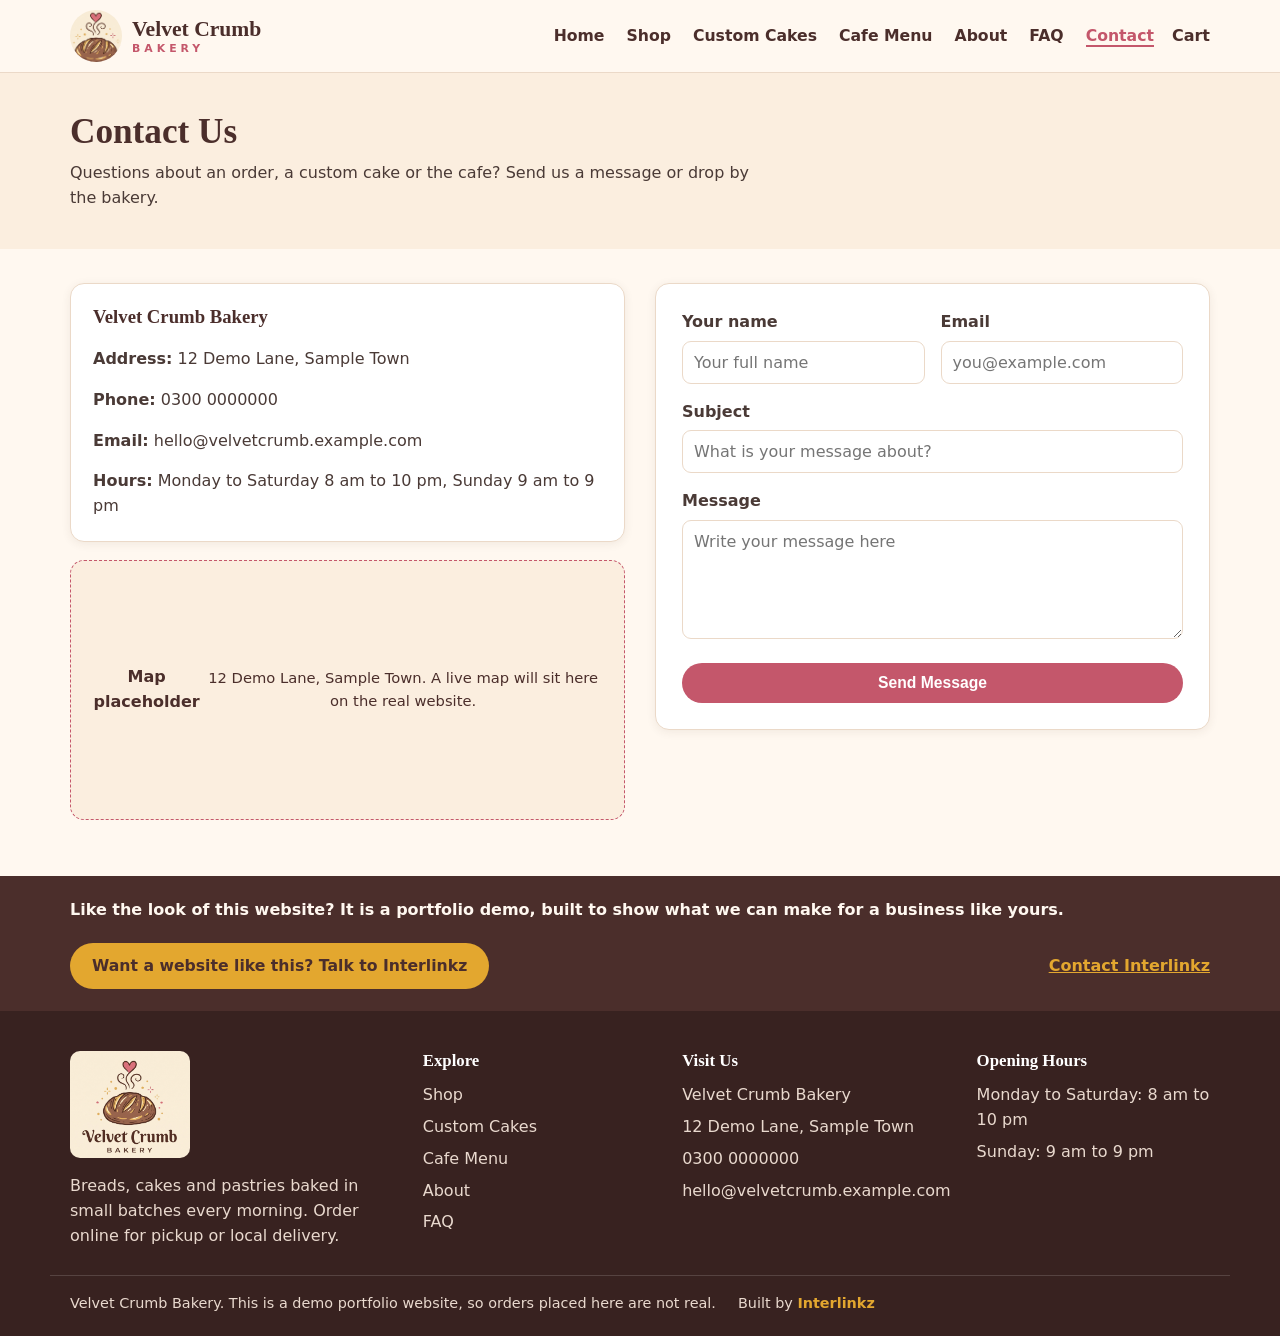
<file: contact.html>
<!DOCTYPE html>
<html lang="en">
<head>
<meta charset="UTF-8">
<meta name="viewport" content="width=device-width, initial-scale=1.0">
<title>Contact - Velvet Crumb Bakery</title>
<meta name="description" content="Velvet Crumb Bakery demo website. Fresh breads, cakes, pastries and coffee, baked in small batches every morning.">
<link rel="icon" type="image/jpeg" href="images/favicon.jpg">
<link rel="stylesheet" href="css/style.css">
</head>
<body>
<header class="site-header">
  <div class="header-in">
    <a class="logo" href="index.html">
      <img src="images/logo-mark.jpg" alt="Velvet Crumb Bakery logo">
      <span class="logo-text">Velvet Crumb<small>BAKERY</small></span>
    </a>
    <button class="nav-toggle" type="button" aria-expanded="false">Menu</button>
    <nav class="main-nav" aria-label="Main navigation"><ul><li><a href="index.html">Home</a></li><li><a href="shop.html">Shop</a></li><li><a href="custom-cake.html">Custom Cakes</a></li><li><a href="cafe-menu.html">Cafe Menu</a></li><li><a href="about.html">About</a></li><li><a href="faq.html">FAQ</a></li><li><a href="contact.html" class="active">Contact</a></li></ul></nav>
    <a class="cart-link" href="cart.html">Cart<span class="cart-count">0</span></a>
  </div>
</header>
<main>
  <div class="page-head"><div class="wrap">
    <h1>Contact Us</h1>
    <p>Questions about an order, a custom cake or the cafe? Send us a message or drop by the bakery.</p>
  </div></div>
  <div class="wrap">
    <div class="split" style="align-items:start">
      <div>
        <div class="summary-card">
          <h3 style="margin-top:0">Velvet Crumb Bakery</h3>
          <p><strong>Address:</strong> 12 Demo Lane, Sample Town</p>
          <p><strong>Phone:</strong> 0300 0000000</p>
          <p><strong>Email:</strong> hello@velvetcrumb.example.com</p>
          <p style="margin-bottom:0"><strong>Hours:</strong> Monday to Saturday 8 am to 10 pm, Sunday 9 am to 9 pm</p>
        </div>
        <div class="map-box" style="margin-top:18px">Map placeholder<br><span style="font-weight:400;font-size:0.92rem">12 Demo Lane, Sample Town. A live map will sit here on the real website.</span></div>
      </div>
      <form class="form-card" data-demo-form novalidate>
        <div class="form-grid">
          <label class="field"><span>Your name</span><input type="text" required placeholder="Your full name"></label>
          <label class="field"><span>Email</span><input type="email" required placeholder="you@example.com"></label>
          <label class="field full"><span>Subject</span><input type="text" required placeholder="What is your message about?"></label>
          <label class="field full"><span>Message</span><textarea rows="5" required placeholder="Write your message here"></textarea></label>
        </div>
        <button class="btn btn-primary btn-block" type="submit" style="margin-top:16px">Send Message</button>
        <p class="form-msg"></p>
      </form>
    </div>
  </div>
</main>
<div class="lead-band">
  <div class="wrap lead-in">
    <p>Like the look of this website? It is a portfolio demo, built to show what we can make for a business like yours.</p>
    <a class="btn btn-gold" href="https://interlinkz.com/contact">Want a website like this? Talk to Interlinkz</a>
    <a class="contact-link" href="https://interlinkz.com/contact">Contact Interlinkz</a>
  </div>
</div>
<footer class="site-footer">
  <div class="wrap footer-grid">
    <div>
      <img class="footer-logo" src="images/logo.jpg" alt="Velvet Crumb Bakery logo">
      <p>Breads, cakes and pastries baked in small batches every morning. Order online for pickup or local delivery.</p>
    </div>
    <div>
      <h3>Explore</h3>
      <ul>
        <li><a href="shop.html">Shop</a></li>
        <li><a href="custom-cake.html">Custom Cakes</a></li>
        <li><a href="cafe-menu.html">Cafe Menu</a></li>
        <li><a href="about.html">About</a></li>
        <li><a href="faq.html">FAQ</a></li>
      </ul>
    </div>
    <div>
      <h3>Visit Us</h3>
      <ul>
        <li>Velvet Crumb Bakery</li>
        <li>12 Demo Lane, Sample Town</li>
        <li>0300 0000000</li>
        <li>hello@velvetcrumb.example.com</li>
      </ul>
    </div>
    <div>
      <h3>Opening Hours</h3>
      <ul>
        <li>Monday to Saturday: 8 am to 10 pm</li>
        <li>Sunday: 9 am to 9 pm</li>
      </ul>
    </div>
  </div>
  <div class="wrap footer-bottom">
    <span>Velvet Crumb Bakery. This is a demo portfolio website, so orders placed here are not real.</span>
    <span>Built by <a href="https://interlinkz.com">Interlinkz</a></span>
  </div>
</footer>
<script src="js/app.js"></script>
</body>
</html>
</file>
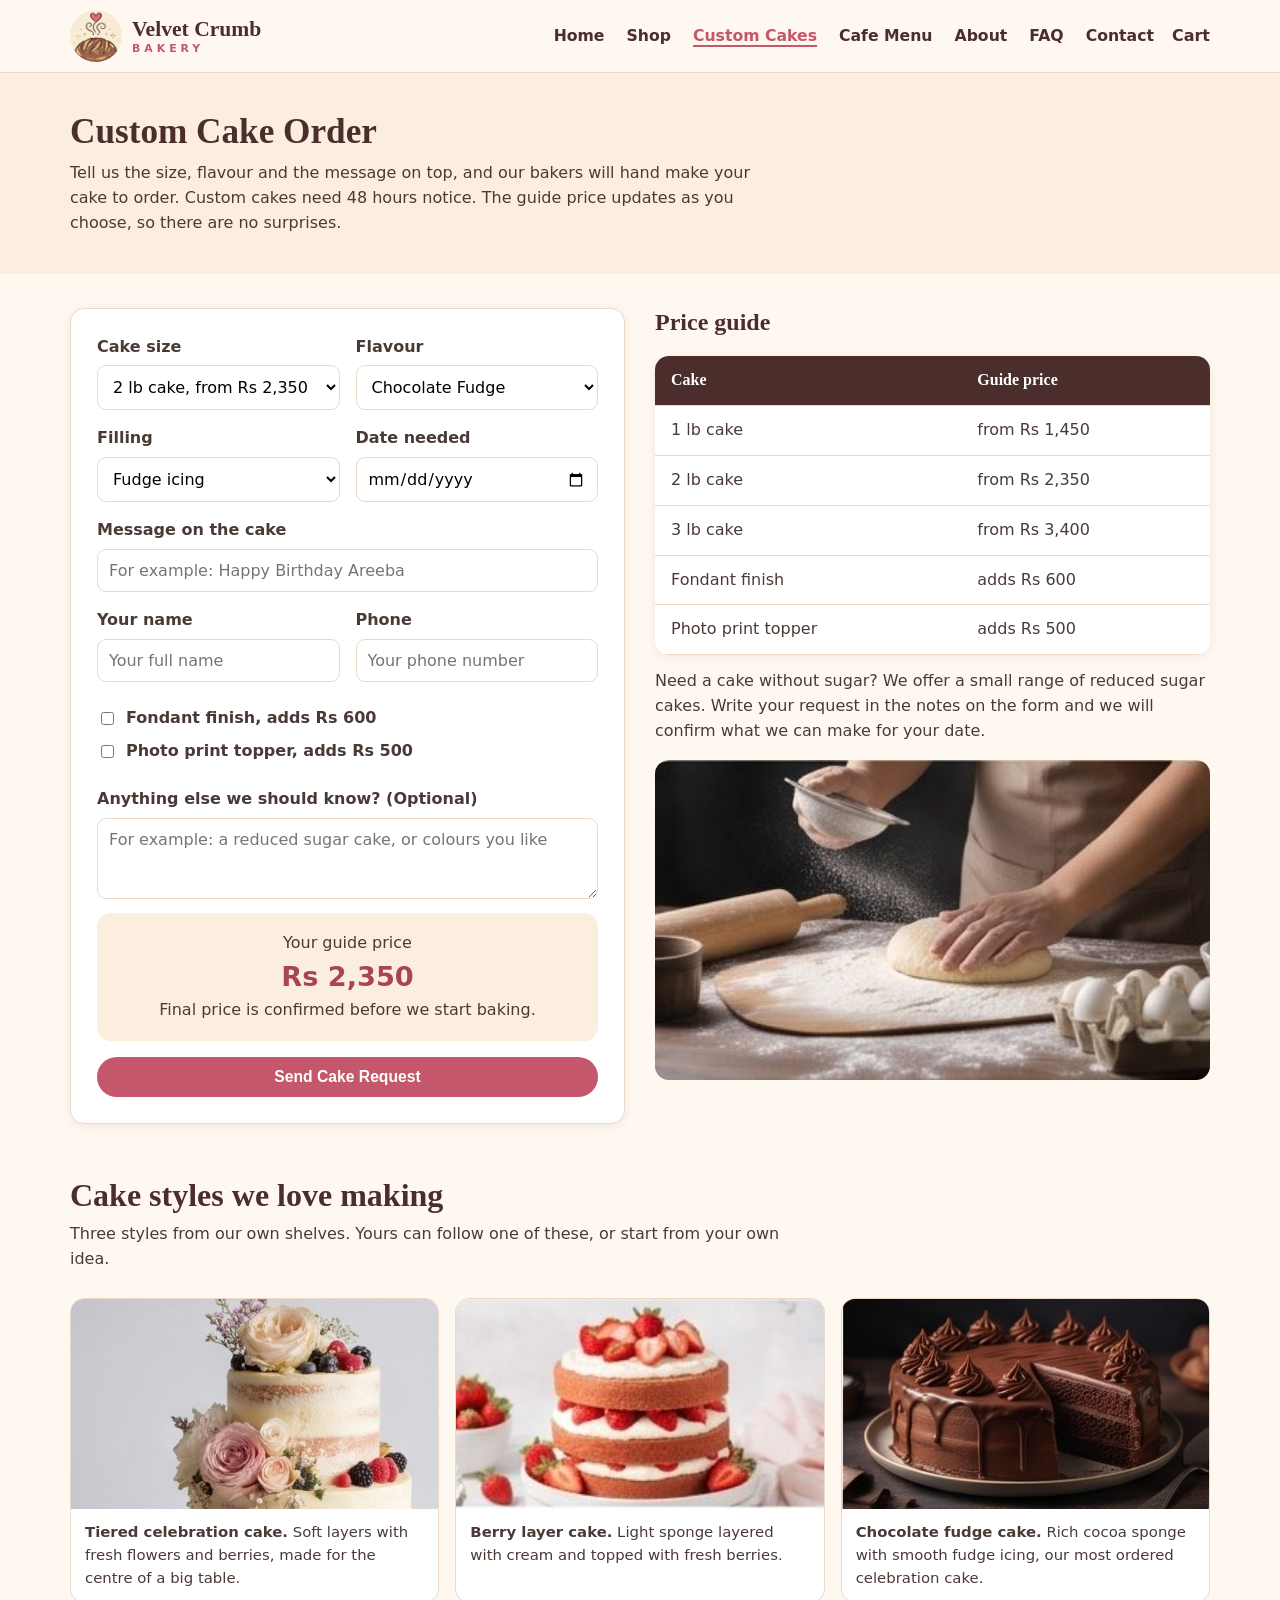
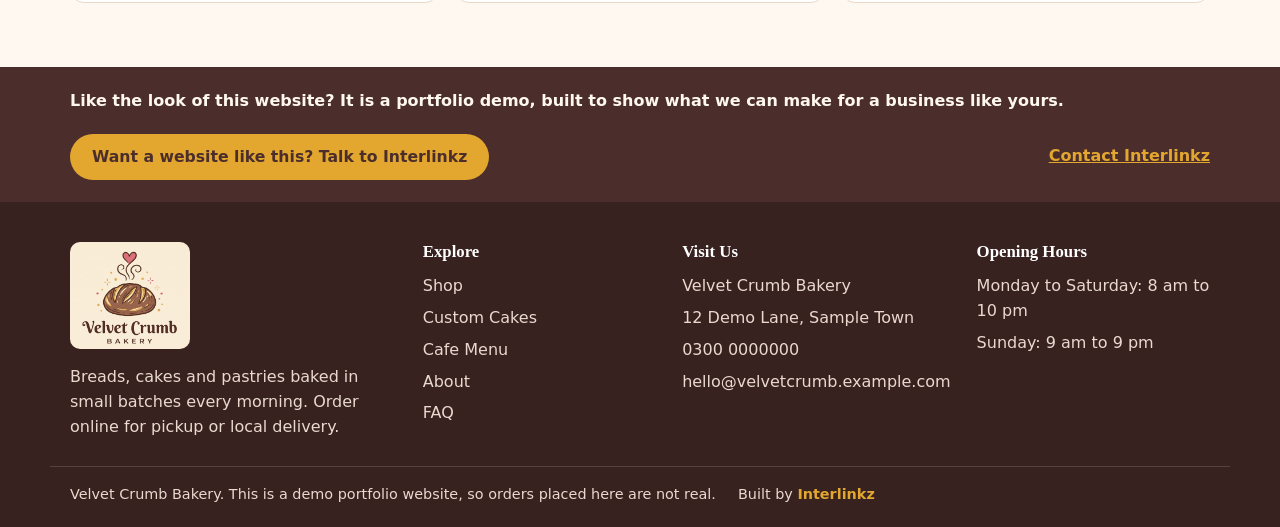
<file: custom-cake.html>
<!DOCTYPE html>
<html lang="en">
<head>
<meta charset="UTF-8">
<meta name="viewport" content="width=device-width, initial-scale=1.0">
<title>Custom Cake Order - Velvet Crumb Bakery</title>
<meta name="description" content="Velvet Crumb Bakery demo website. Fresh breads, cakes, pastries and coffee, baked in small batches every morning.">
<link rel="icon" type="image/jpeg" href="images/favicon.jpg">
<link rel="stylesheet" href="css/style.css">
</head>
<body>
<header class="site-header">
  <div class="header-in">
    <a class="logo" href="index.html">
      <img src="images/logo-mark.jpg" alt="Velvet Crumb Bakery logo">
      <span class="logo-text">Velvet Crumb<small>BAKERY</small></span>
    </a>
    <button class="nav-toggle" type="button" aria-expanded="false">Menu</button>
    <nav class="main-nav" aria-label="Main navigation"><ul><li><a href="index.html">Home</a></li><li><a href="shop.html">Shop</a></li><li><a href="custom-cake.html" class="active">Custom Cakes</a></li><li><a href="cafe-menu.html">Cafe Menu</a></li><li><a href="about.html">About</a></li><li><a href="faq.html">FAQ</a></li><li><a href="contact.html">Contact</a></li></ul></nav>
    <a class="cart-link" href="cart.html">Cart<span class="cart-count">0</span></a>
  </div>
</header>
<main>
  <div class="page-head"><div class="wrap">
    <h1>Custom Cake Order</h1>
    <p>Tell us the size, flavour and the message on top, and our bakers will hand make your cake to order. Custom cakes need 48 hours notice. The guide price updates as you choose, so there are no surprises.</p>
  </div></div>
  <div class="wrap">
    <div class="split" style="align-items:start">
      <form class="form-card" id="cake-form" novalidate>
        <div class="form-grid">
          <label class="field"><span>Cake size</span>
            <select id="cake-size">
              <option value="1 lb">1 lb cake, from Rs 1,450</option>
              <option value="2 lb" selected>2 lb cake, from Rs 2,350</option>
              <option value="3 lb">3 lb cake, from Rs 3,400</option>
            </select>
          </label>
          <label class="field"><span>Flavour</span>
            <select id="cake-flavour">
              <option>Chocolate Fudge</option>
              <option>Vanilla</option>
              <option>Red Velvet</option>
              <option>Lemon</option>
              <option>Coffee</option>
            </select>
          </label>
          <label class="field"><span>Filling</span>
            <select id="cake-filling">
              <option>Fudge icing</option>
              <option>Cream cheese frosting</option>
              <option>Buttercream</option>
              <option>Fresh cream</option>
            </select>
          </label>
          <label class="field"><span>Date needed</span>
            <input type="date" id="cake-date" required>
          </label>
          <label class="field full"><span>Message on the cake</span>
            <input type="text" id="cake-message" maxlength="60" placeholder="For example: Happy Birthday Areeba" required>
          </label>
          <label class="field"><span>Your name</span>
            <input type="text" id="cake-name" placeholder="Your full name" required>
          </label>
          <label class="field"><span>Phone</span>
            <input type="tel" id="cake-phone" placeholder="Your phone number" required>
          </label>
          <div class="full">
            <label class="check-line"><input type="checkbox" id="cake-fondant"> Fondant finish, adds Rs 600</label>
            <label class="check-line"><input type="checkbox" id="cake-topper"> Photo print topper, adds Rs 500</label>
          </div>
          <label class="field full"><span>Anything else we should know? (Optional)</span>
            <textarea id="cake-notes" rows="3" placeholder="For example: a reduced sugar cake, or colours you like"></textarea>
          </label>
        </div>
        <div class="price-live">Your guide price<strong id="cake-price">Rs 2,350</strong><span>Final price is confirmed before we start baking.</span></div>
        <button class="btn btn-primary btn-block" type="submit" style="margin-top:16px">Send Cake Request</button>
        <p class="form-msg" id="cake-msg"></p>
      </form>
      <div>
        <h2 style="margin-top:0">Price guide</h2>
        <table class="guide">
          <tr><th>Cake</th><th>Guide price</th></tr>
          <tr><td>1 lb cake</td><td>from Rs 1,450</td></tr>
          <tr><td>2 lb cake</td><td>from Rs 2,350</td></tr>
          <tr><td>3 lb cake</td><td>from Rs 3,400</td></tr>
          <tr><td>Fondant finish</td><td>adds Rs 600</td></tr>
          <tr><td>Photo print topper</td><td>adds Rs 500</td></tr>
        </table>
        <p style="margin-top:14px">Need a cake without sugar? We offer a small range of reduced sugar cakes. Write your request in the notes on the form and we will confirm what we can make for your date.</p>
        <img src="images/baker-hands.jpg" alt="Our baker shaping fresh dough by hand" style="border-radius:14px;margin-top:10px">
      </div>
    </div>

    <section class="section">
      <div class="section-head">
        <h2>Cake styles we love making</h2>
        <p>Three styles from our own shelves. Yours can follow one of these, or start from your own idea.</p>
      </div>
      <div class="gallery">
        <figure><img src="images/cake-gallery-1.jpg" alt="Tiered celebration cake with flowers and berries"><figcaption><strong>Tiered celebration cake.</strong> Soft layers with fresh flowers and berries, made for the centre of a big table.</figcaption></figure>
        <figure><img src="images/p-strawberry-cake.jpg" alt="Berry layer cake topped with strawberries"><figcaption><strong>Berry layer cake.</strong> Light sponge layered with cream and topped with fresh berries.</figcaption></figure>
        <figure><img src="images/p-choc-cake.jpg" alt="Chocolate fudge cake with a slice cut"><figcaption><strong>Chocolate fudge cake.</strong> Rich cocoa sponge with smooth fudge icing, our most ordered celebration cake.</figcaption></figure>
      </div>
    </section>
  </div>
</main>
<div class="lead-band">
  <div class="wrap lead-in">
    <p>Like the look of this website? It is a portfolio demo, built to show what we can make for a business like yours.</p>
    <a class="btn btn-gold" href="https://interlinkz.com/contact">Want a website like this? Talk to Interlinkz</a>
    <a class="contact-link" href="https://interlinkz.com/contact">Contact Interlinkz</a>
  </div>
</div>
<footer class="site-footer">
  <div class="wrap footer-grid">
    <div>
      <img class="footer-logo" src="images/logo.jpg" alt="Velvet Crumb Bakery logo">
      <p>Breads, cakes and pastries baked in small batches every morning. Order online for pickup or local delivery.</p>
    </div>
    <div>
      <h3>Explore</h3>
      <ul>
        <li><a href="shop.html">Shop</a></li>
        <li><a href="custom-cake.html">Custom Cakes</a></li>
        <li><a href="cafe-menu.html">Cafe Menu</a></li>
        <li><a href="about.html">About</a></li>
        <li><a href="faq.html">FAQ</a></li>
      </ul>
    </div>
    <div>
      <h3>Visit Us</h3>
      <ul>
        <li>Velvet Crumb Bakery</li>
        <li>12 Demo Lane, Sample Town</li>
        <li>0300 0000000</li>
        <li>hello@velvetcrumb.example.com</li>
      </ul>
    </div>
    <div>
      <h3>Opening Hours</h3>
      <ul>
        <li>Monday to Saturday: 8 am to 10 pm</li>
        <li>Sunday: 9 am to 9 pm</li>
      </ul>
    </div>
  </div>
  <div class="wrap footer-bottom">
    <span>Velvet Crumb Bakery. This is a demo portfolio website, so orders placed here are not real.</span>
    <span>Built by <a href="https://interlinkz.com">Interlinkz</a></span>
  </div>
</footer>
<script src="js/app.js"></script>
</body>
</html>
</file>
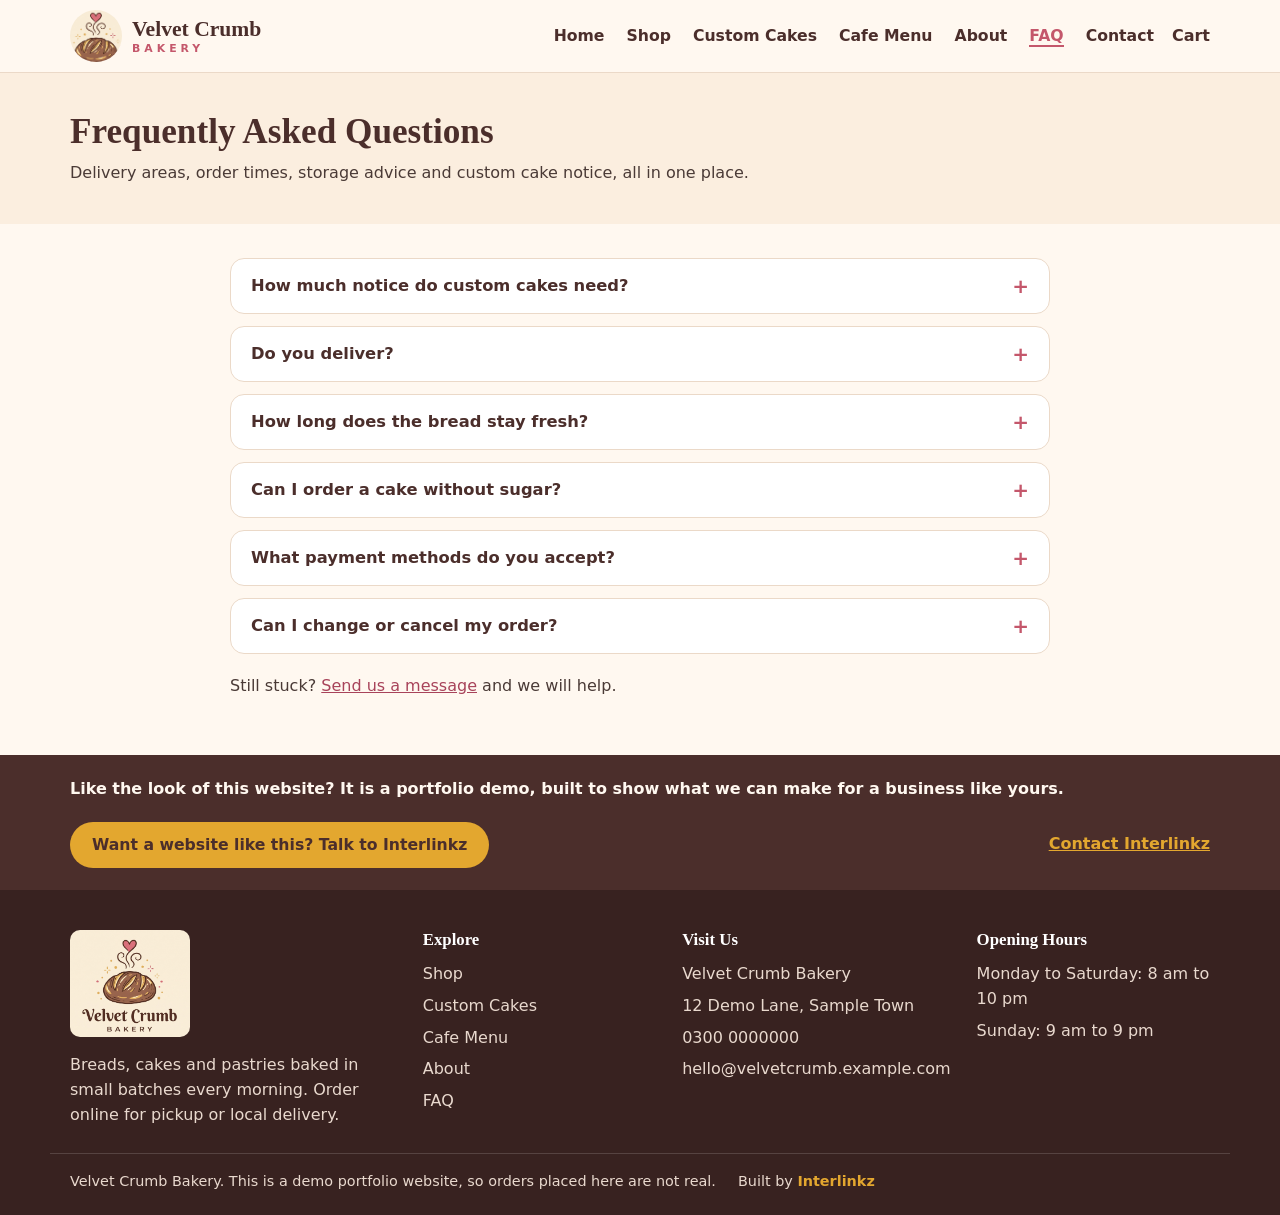
<file: faq.html>
<!DOCTYPE html>
<html lang="en">
<head>
<meta charset="UTF-8">
<meta name="viewport" content="width=device-width, initial-scale=1.0">
<title>FAQ - Velvet Crumb Bakery</title>
<meta name="description" content="Velvet Crumb Bakery demo website. Fresh breads, cakes, pastries and coffee, baked in small batches every morning.">
<link rel="icon" type="image/jpeg" href="images/favicon.jpg">
<link rel="stylesheet" href="css/style.css">
</head>
<body>
<header class="site-header">
  <div class="header-in">
    <a class="logo" href="index.html">
      <img src="images/logo-mark.jpg" alt="Velvet Crumb Bakery logo">
      <span class="logo-text">Velvet Crumb<small>BAKERY</small></span>
    </a>
    <button class="nav-toggle" type="button" aria-expanded="false">Menu</button>
    <nav class="main-nav" aria-label="Main navigation"><ul><li><a href="index.html">Home</a></li><li><a href="shop.html">Shop</a></li><li><a href="custom-cake.html">Custom Cakes</a></li><li><a href="cafe-menu.html">Cafe Menu</a></li><li><a href="about.html">About</a></li><li><a href="faq.html" class="active">FAQ</a></li><li><a href="contact.html">Contact</a></li></ul></nav>
    <a class="cart-link" href="cart.html">Cart<span class="cart-count">0</span></a>
  </div>
</header>
<main>
  <div class="page-head"><div class="wrap">
    <h1>Frequently Asked Questions</h1>
    <p>Delivery areas, order times, storage advice and custom cake notice, all in one place.</p>
  </div></div>
  <div class="wrap" style="max-width:860px">
    <div class="faq-item"><button class="faq-q" type="button" aria-expanded="false">How much notice do custom cakes need?<span class="sign">+</span></button><div class="faq-a"><p>Custom cakes need at least 48 hours notice. Simple cakes from the shop page can often be ready the same day if you order before 10 am.</p></div></div><div class="faq-item"><button class="faq-q" type="button" aria-expanded="false">Do you deliver?<span class="sign">+</span></button><div class="faq-a"><p>Yes, we deliver in our local area for a small fee of Rs 200, and delivery is free on orders above Rs 3,000. You can also choose free pickup from the bakery.</p></div></div><div class="faq-item"><button class="faq-q" type="button" aria-expanded="false">How long does the bread stay fresh?<span class="sign">+</span></button><div class="faq-a"><p>Our breads are best on the day of baking. Stored in a cloth bag at room temperature, a loaf stays good for 2 to 3 days. You can also slice and freeze it for up to 2 weeks.</p></div></div><div class="faq-item"><button class="faq-q" type="button" aria-expanded="false">Can I order a cake without sugar?<span class="sign">+</span></button><div class="faq-a"><p>Yes, we offer a small range of reduced sugar cakes. Write your request in the notes on the custom cake form and we will confirm what we can make for your date.</p></div></div><div class="faq-item"><button class="faq-q" type="button" aria-expanded="false">What payment methods do you accept?<span class="sign">+</span></button><div class="faq-a"><p>For online orders we accept Cash on Delivery and card payment at checkout. In the cafe we also accept mobile wallets.</p></div></div><div class="faq-item"><button class="faq-q" type="button" aria-expanded="false">Can I change or cancel my order?<span class="sign">+</span></button><div class="faq-a"><p>Yes, you can change or cancel a shop order up to 2 hours before the delivery or pickup time. Custom cakes can be changed up to 24 hours before the collection date.</p></div></div>
    <p style="margin-top:20px">Still stuck? <a href="contact.html">Send us a message</a> and we will help.</p>
  </div>
</main>
<div class="lead-band">
  <div class="wrap lead-in">
    <p>Like the look of this website? It is a portfolio demo, built to show what we can make for a business like yours.</p>
    <a class="btn btn-gold" href="https://interlinkz.com/contact">Want a website like this? Talk to Interlinkz</a>
    <a class="contact-link" href="https://interlinkz.com/contact">Contact Interlinkz</a>
  </div>
</div>
<footer class="site-footer">
  <div class="wrap footer-grid">
    <div>
      <img class="footer-logo" src="images/logo.jpg" alt="Velvet Crumb Bakery logo">
      <p>Breads, cakes and pastries baked in small batches every morning. Order online for pickup or local delivery.</p>
    </div>
    <div>
      <h3>Explore</h3>
      <ul>
        <li><a href="shop.html">Shop</a></li>
        <li><a href="custom-cake.html">Custom Cakes</a></li>
        <li><a href="cafe-menu.html">Cafe Menu</a></li>
        <li><a href="about.html">About</a></li>
        <li><a href="faq.html">FAQ</a></li>
      </ul>
    </div>
    <div>
      <h3>Visit Us</h3>
      <ul>
        <li>Velvet Crumb Bakery</li>
        <li>12 Demo Lane, Sample Town</li>
        <li>0300 0000000</li>
        <li>hello@velvetcrumb.example.com</li>
      </ul>
    </div>
    <div>
      <h3>Opening Hours</h3>
      <ul>
        <li>Monday to Saturday: 8 am to 10 pm</li>
        <li>Sunday: 9 am to 9 pm</li>
      </ul>
    </div>
  </div>
  <div class="wrap footer-bottom">
    <span>Velvet Crumb Bakery. This is a demo portfolio website, so orders placed here are not real.</span>
    <span>Built by <a href="https://interlinkz.com">Interlinkz</a></span>
  </div>
</footer>
<script src="js/app.js"></script>
</body>
</html>
</file>
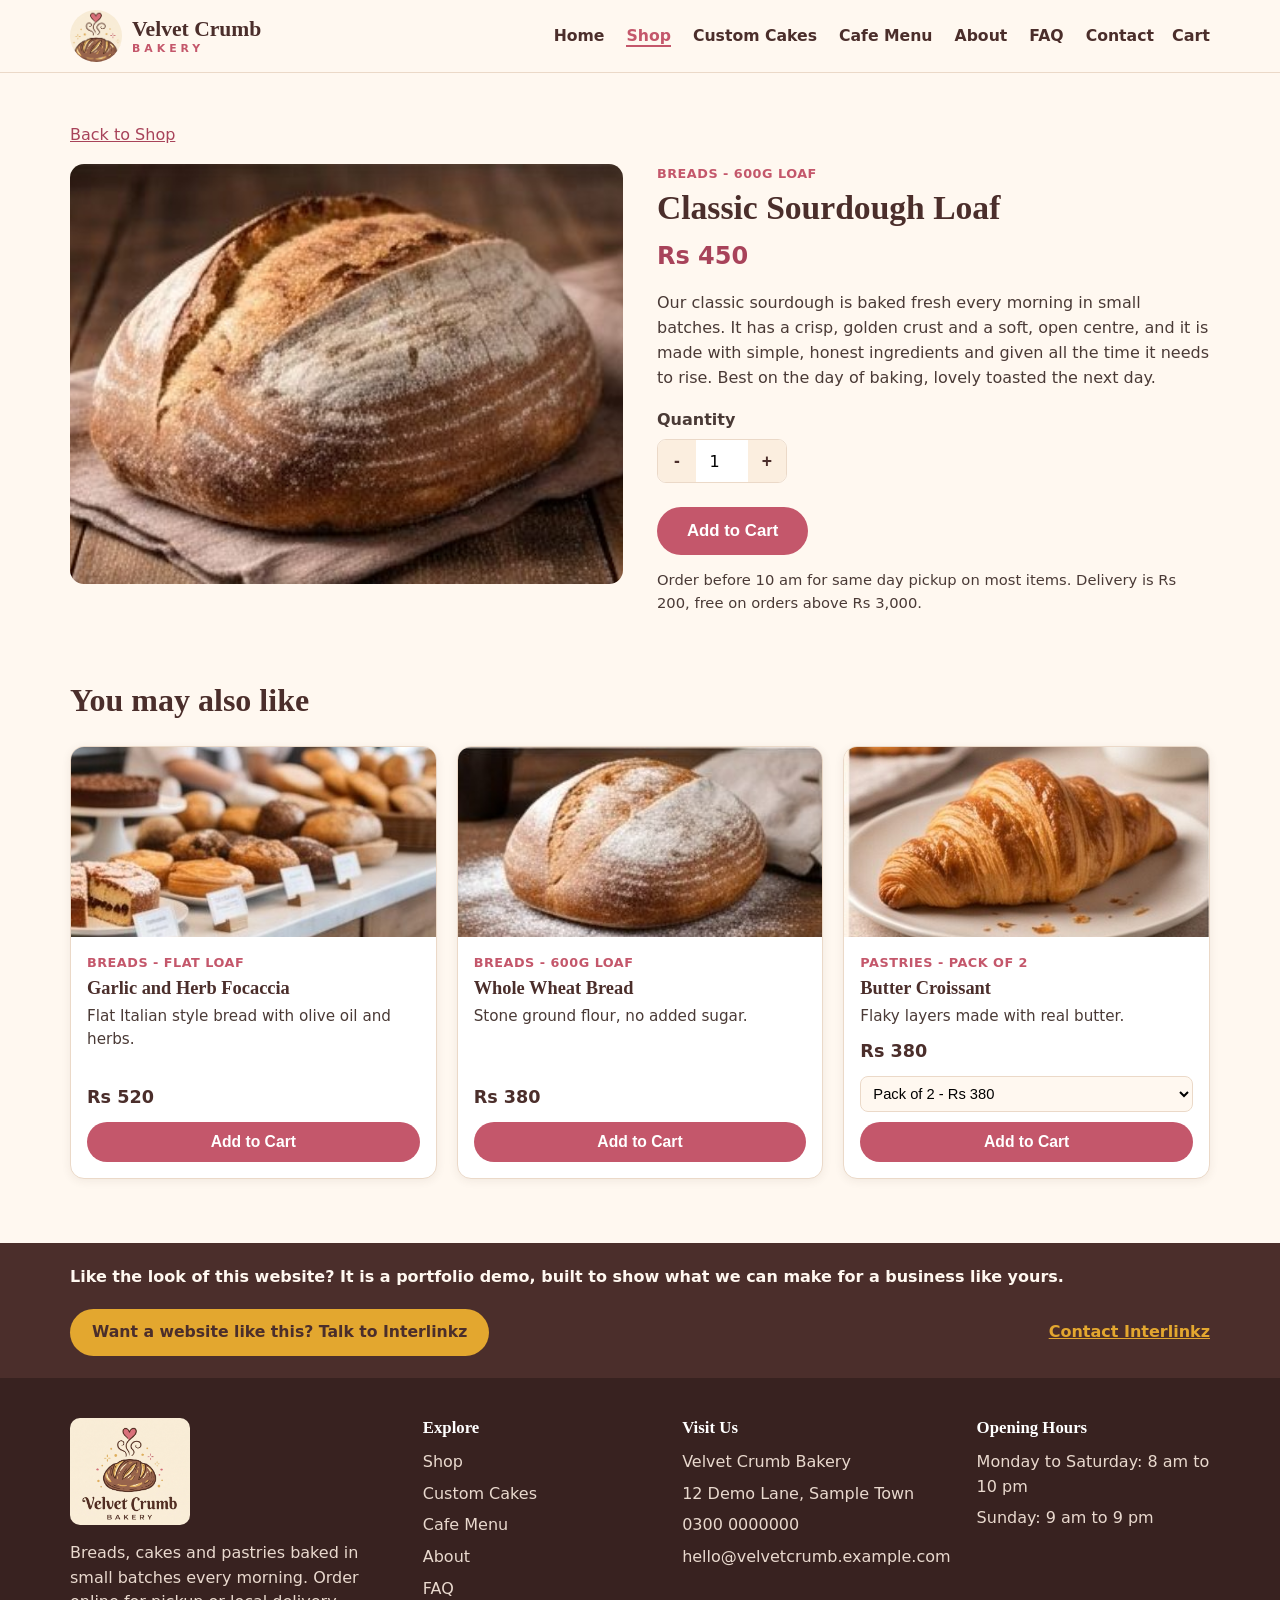
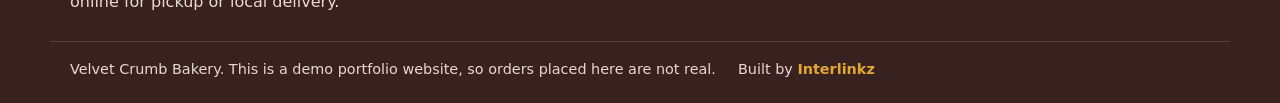
<file: product.html>
<!DOCTYPE html>
<html lang="en">
<head>
<meta charset="UTF-8">
<meta name="viewport" content="width=device-width, initial-scale=1.0">
<title>Product - Velvet Crumb Bakery</title>
<meta name="description" content="Velvet Crumb Bakery demo website. Fresh breads, cakes, pastries and coffee, baked in small batches every morning.">
<link rel="icon" type="image/jpeg" href="images/favicon.jpg">
<link rel="stylesheet" href="css/style.css">
</head>
<body>
<header class="site-header">
  <div class="header-in">
    <a class="logo" href="index.html">
      <img src="images/logo-mark.jpg" alt="Velvet Crumb Bakery logo">
      <span class="logo-text">Velvet Crumb<small>BAKERY</small></span>
    </a>
    <button class="nav-toggle" type="button" aria-expanded="false">Menu</button>
    <nav class="main-nav" aria-label="Main navigation"><ul><li><a href="index.html">Home</a></li><li><a href="shop.html" class="active">Shop</a></li><li><a href="custom-cake.html">Custom Cakes</a></li><li><a href="cafe-menu.html">Cafe Menu</a></li><li><a href="about.html">About</a></li><li><a href="faq.html">FAQ</a></li><li><a href="contact.html">Contact</a></li></ul></nav>
    <a class="cart-link" href="cart.html">Cart<span class="cart-count">0</span></a>
  </div>
</header>
<main>
  <div class="wrap" style="padding-top:34px">
    <p><a href="shop.html">Back to Shop</a></p>
    <div class="pd" id="product-detail"></div>
    <section class="section">
      <div class="section-head"><h2>You may also like</h2></div>
      <div class="grid grid-3" id="related-grid"></div>
    </section>
  </div>
</main>
<div class="lead-band">
  <div class="wrap lead-in">
    <p>Like the look of this website? It is a portfolio demo, built to show what we can make for a business like yours.</p>
    <a class="btn btn-gold" href="https://interlinkz.com/contact">Want a website like this? Talk to Interlinkz</a>
    <a class="contact-link" href="https://interlinkz.com/contact">Contact Interlinkz</a>
  </div>
</div>
<footer class="site-footer">
  <div class="wrap footer-grid">
    <div>
      <img class="footer-logo" src="images/logo.jpg" alt="Velvet Crumb Bakery logo">
      <p>Breads, cakes and pastries baked in small batches every morning. Order online for pickup or local delivery.</p>
    </div>
    <div>
      <h3>Explore</h3>
      <ul>
        <li><a href="shop.html">Shop</a></li>
        <li><a href="custom-cake.html">Custom Cakes</a></li>
        <li><a href="cafe-menu.html">Cafe Menu</a></li>
        <li><a href="about.html">About</a></li>
        <li><a href="faq.html">FAQ</a></li>
      </ul>
    </div>
    <div>
      <h3>Visit Us</h3>
      <ul>
        <li>Velvet Crumb Bakery</li>
        <li>12 Demo Lane, Sample Town</li>
        <li>0300 0000000</li>
        <li>hello@velvetcrumb.example.com</li>
      </ul>
    </div>
    <div>
      <h3>Opening Hours</h3>
      <ul>
        <li>Monday to Saturday: 8 am to 10 pm</li>
        <li>Sunday: 9 am to 9 pm</li>
      </ul>
    </div>
  </div>
  <div class="wrap footer-bottom">
    <span>Velvet Crumb Bakery. This is a demo portfolio website, so orders placed here are not real.</span>
    <span>Built by <a href="https://interlinkz.com">Interlinkz</a></span>
  </div>
</footer>
<script src="js/app.js"></script>
</body>
</html>
</file>
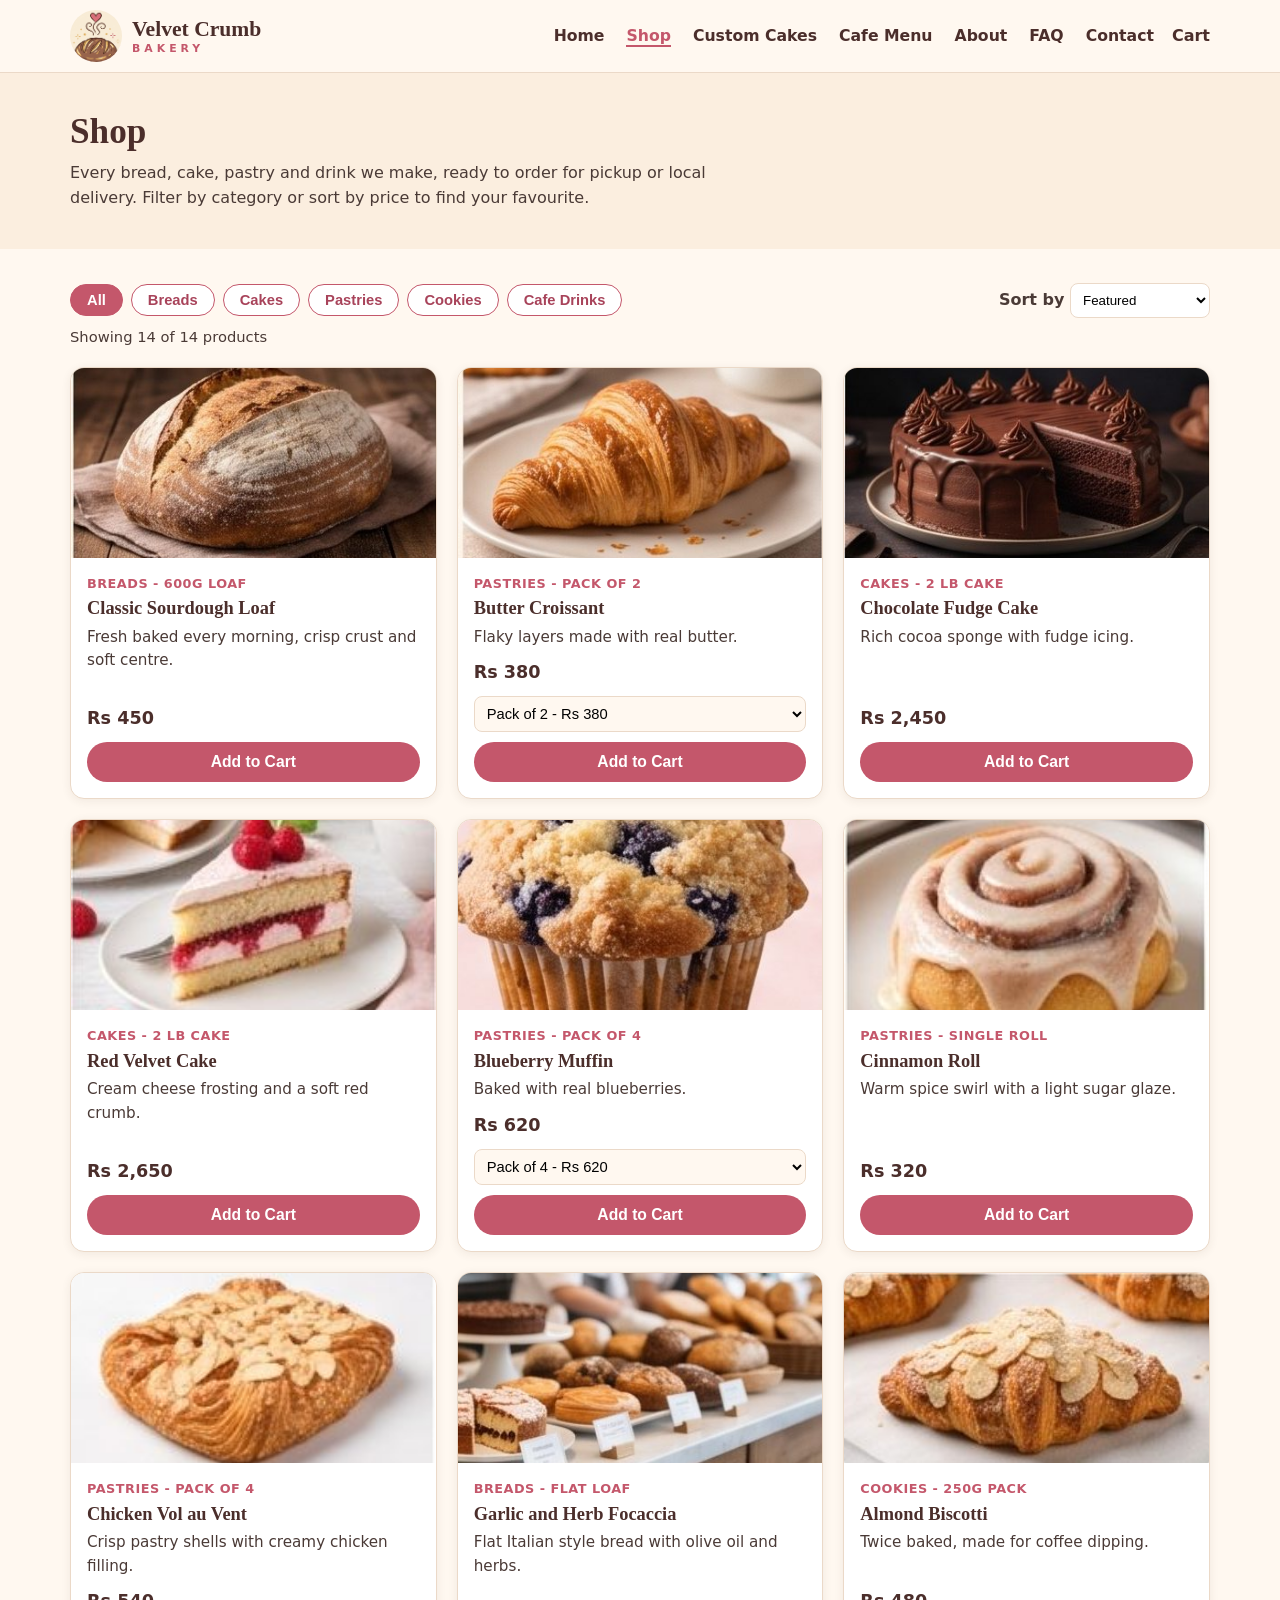
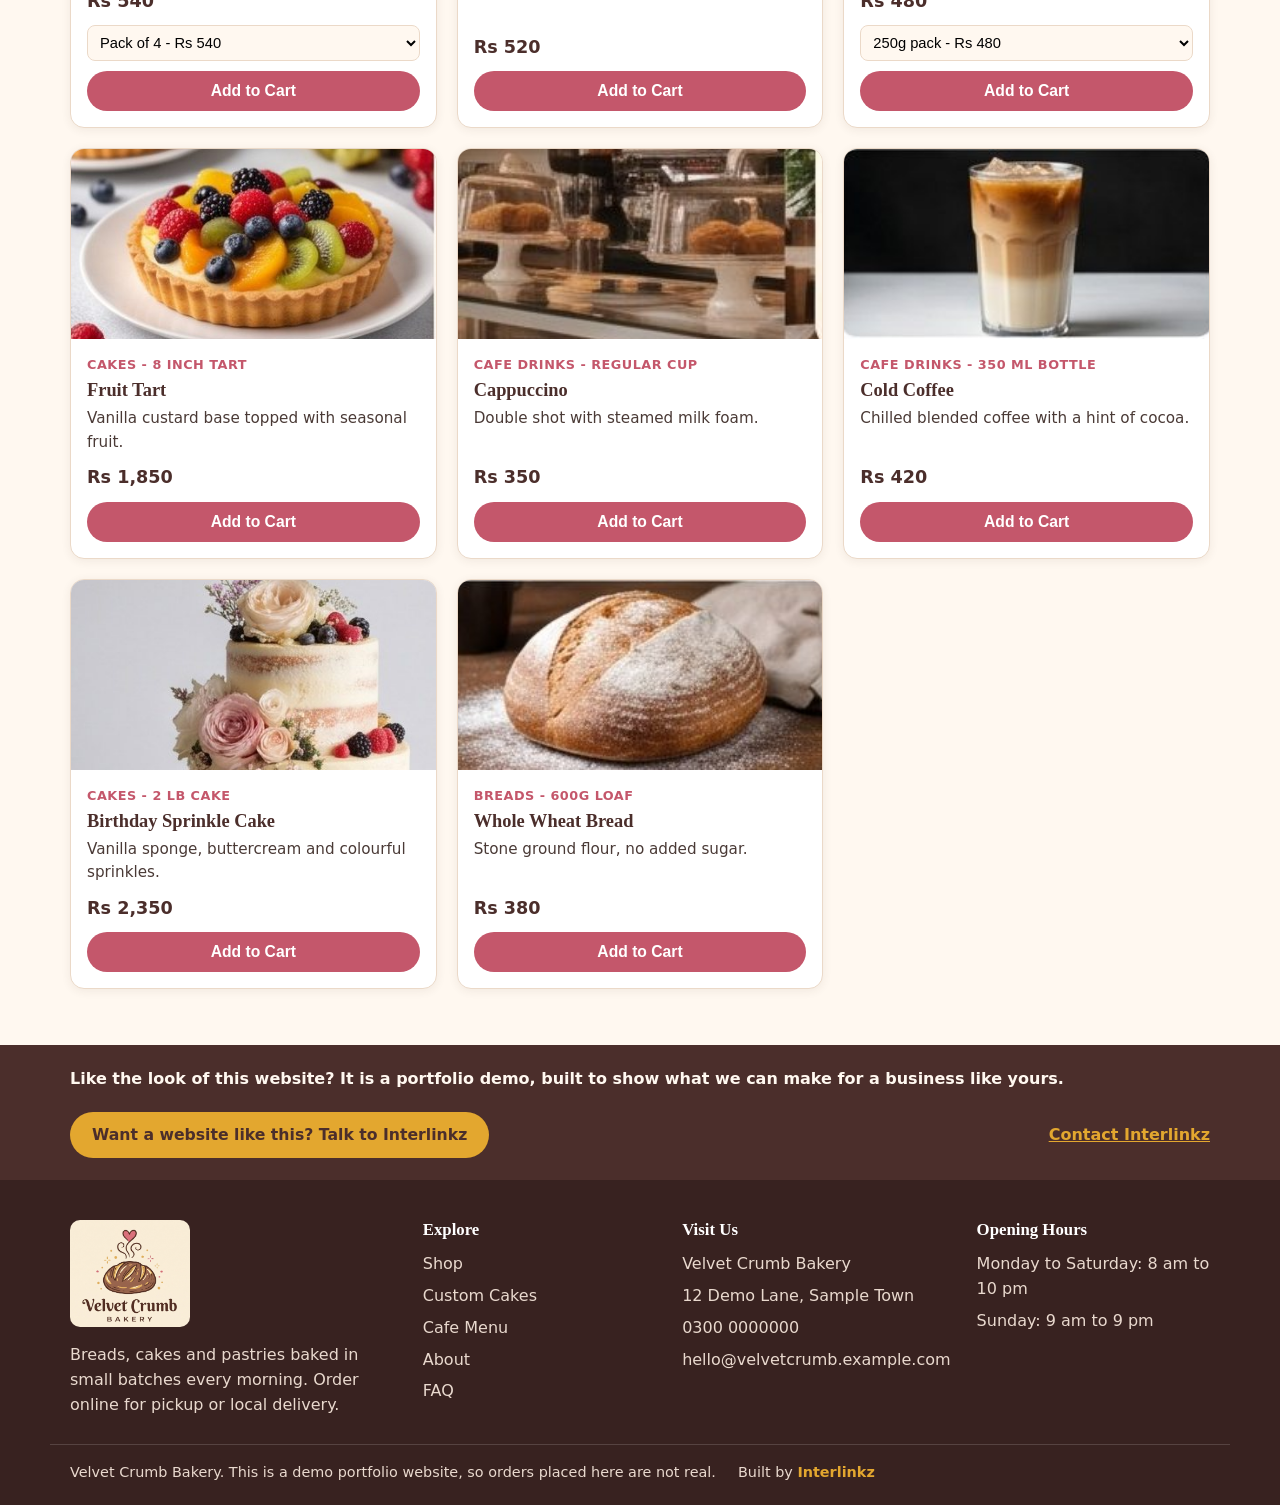
<file: shop.html>
<!DOCTYPE html>
<html lang="en">
<head>
<meta charset="UTF-8">
<meta name="viewport" content="width=device-width, initial-scale=1.0">
<title>Shop - Velvet Crumb Bakery</title>
<meta name="description" content="Velvet Crumb Bakery demo website. Fresh breads, cakes, pastries and coffee, baked in small batches every morning.">
<link rel="icon" type="image/jpeg" href="images/favicon.jpg">
<link rel="stylesheet" href="css/style.css">
</head>
<body>
<header class="site-header">
  <div class="header-in">
    <a class="logo" href="index.html">
      <img src="images/logo-mark.jpg" alt="Velvet Crumb Bakery logo">
      <span class="logo-text">Velvet Crumb<small>BAKERY</small></span>
    </a>
    <button class="nav-toggle" type="button" aria-expanded="false">Menu</button>
    <nav class="main-nav" aria-label="Main navigation"><ul><li><a href="index.html">Home</a></li><li><a href="shop.html" class="active">Shop</a></li><li><a href="custom-cake.html">Custom Cakes</a></li><li><a href="cafe-menu.html">Cafe Menu</a></li><li><a href="about.html">About</a></li><li><a href="faq.html">FAQ</a></li><li><a href="contact.html">Contact</a></li></ul></nav>
    <a class="cart-link" href="cart.html">Cart<span class="cart-count">0</span></a>
  </div>
</header>
<main>
  <div class="page-head"><div class="wrap">
    <h1>Shop</h1>
    <p>Every bread, cake, pastry and drink we make, ready to order for pickup or local delivery. Filter by category or sort by price to find your favourite.</p>
  </div></div>
  <div class="wrap">
    <div class="shop-tools">
      <div class="pills" id="filter-pills"></div>
      <label class="sort-box">Sort by
        <select id="sort-select">
          <option value="featured">Featured</option>
          <option value="low">Price: low to high</option>
          <option value="high">Price: high to low</option>
        </select>
      </label>
    </div>
    <p id="shop-count"></p>
    <div class="grid grid-3" id="shop-grid"></div>
  </div>
</main>
<div class="lead-band">
  <div class="wrap lead-in">
    <p>Like the look of this website? It is a portfolio demo, built to show what we can make for a business like yours.</p>
    <a class="btn btn-gold" href="https://interlinkz.com/contact">Want a website like this? Talk to Interlinkz</a>
    <a class="contact-link" href="https://interlinkz.com/contact">Contact Interlinkz</a>
  </div>
</div>
<footer class="site-footer">
  <div class="wrap footer-grid">
    <div>
      <img class="footer-logo" src="images/logo.jpg" alt="Velvet Crumb Bakery logo">
      <p>Breads, cakes and pastries baked in small batches every morning. Order online for pickup or local delivery.</p>
    </div>
    <div>
      <h3>Explore</h3>
      <ul>
        <li><a href="shop.html">Shop</a></li>
        <li><a href="custom-cake.html">Custom Cakes</a></li>
        <li><a href="cafe-menu.html">Cafe Menu</a></li>
        <li><a href="about.html">About</a></li>
        <li><a href="faq.html">FAQ</a></li>
      </ul>
    </div>
    <div>
      <h3>Visit Us</h3>
      <ul>
        <li>Velvet Crumb Bakery</li>
        <li>12 Demo Lane, Sample Town</li>
        <li>0300 0000000</li>
        <li>hello@velvetcrumb.example.com</li>
      </ul>
    </div>
    <div>
      <h3>Opening Hours</h3>
      <ul>
        <li>Monday to Saturday: 8 am to 10 pm</li>
        <li>Sunday: 9 am to 9 pm</li>
      </ul>
    </div>
  </div>
  <div class="wrap footer-bottom">
    <span>Velvet Crumb Bakery. This is a demo portfolio website, so orders placed here are not real.</span>
    <span>Built by <a href="https://interlinkz.com">Interlinkz</a></span>
  </div>
</footer>
<script src="js/app.js"></script>
</body>
</html>
</file>
<file: css/style.css>
/* Velvet Crumb Bakery - site styles */
:root {
  --cream: #FFF8F0;
  --cream-dark: #FBEEDF;
  --cocoa: #4B2E2B;
  --cocoa-dark: #382220;
  --raspberry: #C4576B;
  --raspberry-dark: #A8435A;
  --gold: #E3A72F;
  --ink: #4A3A36;
  --line: #EBD9C8;
  --white: #FFFFFF;
  --radius: 14px;
  --shadow: 0 2px 10px rgba(75, 46, 43, 0.08);
}
* { box-sizing: border-box; }
html { scroll-behavior: smooth; }
body {
  margin: 0;
  background: var(--cream);
  color: var(--ink);
  font-family: "Segoe UI", system-ui, -apple-system, Arial, sans-serif;
  line-height: 1.55;
}
h1, h2, h3, .logo-text {
  font-family: Georgia, "Times New Roman", serif;
  color: var(--cocoa);
  line-height: 1.2;
}
img { max-width: 100%; display: block; }
a { color: var(--raspberry-dark); }
.sr-only { position: absolute; width: 1px; height: 1px; overflow: hidden; clip: rect(0 0 0 0); }
.wrap { max-width: 1180px; margin: 0 auto; padding: 0 20px; }

/* Header */
.site-header {
  background: var(--cream);
  border-bottom: 1px solid var(--line);
  position: sticky; top: 0; z-index: 50;
}
.header-in { display: flex; align-items: center; gap: 18px; padding: 10px 20px; max-width: 1180px; margin: 0 auto; }
.logo { display: flex; align-items: center; gap: 10px; text-decoration: none; flex: none; }
.logo img { width: 52px; height: 52px; object-fit: cover; border-radius: 50%; }
.logo-text { font-size: 1.35rem; font-weight: bold; }
.logo-text small { display: block; font-size: 0.68rem; letter-spacing: 4px; font-family: "Segoe UI", system-ui, sans-serif; color: var(--raspberry); }
.main-nav { margin-left: auto; }
.main-nav ul { list-style: none; display: flex; gap: 22px; margin: 0; padding: 0; }
.main-nav a { color: var(--cocoa); text-decoration: none; font-weight: 600; font-size: 0.98rem; }
.main-nav a:hover, .main-nav a.active { color: var(--raspberry); border-bottom: 2px solid var(--raspberry); }
.nav-toggle { display: none; margin-left: auto; background: var(--cocoa); color: var(--white); border: 0; border-radius: 8px; padding: 9px 14px; font-size: 1rem; cursor: pointer; }
.cart-link { position: relative; text-decoration: none; font-weight: 700; color: var(--cocoa); flex: none; }
.cart-count { background: var(--raspberry); color: var(--white); border-radius: 999px; font-size: 0.75rem; padding: 1px 7px; margin-left: 4px; display: none; }

/* Buttons */
.btn { display: inline-block; border: 0; cursor: pointer; text-decoration: none; font-weight: 700; border-radius: 999px; padding: 11px 22px; font-size: 0.98rem; text-align: center; }
.btn-primary { background: var(--raspberry); color: var(--white); }
.btn-primary:hover { background: var(--raspberry-dark); }
.btn-outline { background: transparent; color: var(--gold); border: 2px solid var(--gold); }
.btn-outline:hover { background: var(--gold); color: var(--cocoa); }
.btn-gold { background: var(--gold); color: var(--cocoa); }
.btn-gold:hover { background: #c98f1d; color: var(--white); }
.btn-ghost { background: transparent; color: var(--raspberry-dark); padding: 8px 10px; }
.btn-block { display: block; width: 100%; margin-top: 10px; }
.btn-lg { padding: 14px 30px; font-size: 1.05rem; }

/* Hero */
.hero { background: var(--cream-dark); }
.hero-in { display: grid; grid-template-columns: 1.05fr 1fr; gap: 34px; align-items: center; padding: 44px 20px; }
.hero img { border-radius: var(--radius); width: 100%; height: 100%; max-height: 430px; object-fit: cover; }
.hero h1 { font-size: 2.6rem; margin: 0 0 14px; }
.hero p { font-size: 1.08rem; margin: 0 0 22px; }
.hero-btns { display: flex; gap: 12px; flex-wrap: wrap; }

/* Sections */
.section { padding: 52px 0 8px; }
.section-head { max-width: 720px; margin-bottom: 26px; }
.section-head h2 { font-size: 2rem; margin: 0 0 8px; }
.section-head p { margin: 0; }
.page-head { background: var(--cream-dark); padding: 38px 0; margin-bottom: 34px; }
.page-head h1 { margin: 0 0 8px; font-size: 2.2rem; }
.page-head p { margin: 0; max-width: 680px; }

/* Cards */
.grid { display: grid; grid-template-columns: repeat(4, 1fr); gap: 20px; }
.grid-3 { grid-template-columns: repeat(3, 1fr); }
.card { background: var(--white); border: 1px solid var(--line); border-radius: var(--radius); overflow: hidden; box-shadow: var(--shadow); display: flex; flex-direction: column; }
.card-img img { width: 100%; height: 190px; object-fit: cover; }
.card-body { padding: 16px; display: flex; flex-direction: column; flex: 1; }
.card-cat { color: var(--raspberry); font-size: 0.8rem; font-weight: 700; text-transform: uppercase; letter-spacing: 0.5px; margin: 0 0 4px; }
.card h3 { margin: 0 0 6px; font-size: 1.15rem; }
.card h3 a { color: var(--cocoa); text-decoration: none; }
.card-short { margin: 0 0 10px; font-size: 0.95rem; flex: 1; }
.card-price { font-weight: 800; color: var(--cocoa); font-size: 1.1rem; margin: 0; white-space: nowrap; }
.card-opt select { width: 100%; margin-top: 10px; padding: 8px; border: 1px solid var(--line); border-radius: 8px; background: var(--cream); font-size: 0.92rem; }

/* Category tiles */
.tiles { display: grid; grid-template-columns: repeat(5, 1fr); gap: 16px; }
.tile { background: var(--white); border: 1px solid var(--line); border-radius: var(--radius); padding: 20px 14px; text-align: center; text-decoration: none; box-shadow: var(--shadow); }
.tile .tile-mark { font-size: 1.7rem; color: var(--gold); display: block; margin-bottom: 6px; font-family: Georgia, serif; }
.tile strong { color: var(--cocoa); display: block; }
.tile span { font-size: 0.88rem; color: var(--ink); }

/* Pink banner */
.banner { background: var(--raspberry); color: var(--white); border-radius: var(--radius); padding: 30px; display: flex; gap: 24px; align-items: center; justify-content: space-between; flex-wrap: wrap; margin: 40px 0 8px; }
.banner h2 { color: var(--white); margin: 0 0 6px; }
.banner p { margin: 0; max-width: 640px; }

/* Split rows */
.split { display: grid; grid-template-columns: 1fr 1fr; gap: 30px; align-items: center; }
.split img { border-radius: var(--radius); width: 100%; height: 320px; object-fit: cover; }
.values { display: grid; grid-template-columns: repeat(3, 1fr); gap: 18px; }
.value { background: var(--white); border: 1px solid var(--line); border-radius: var(--radius); padding: 20px; box-shadow: var(--shadow); }
.value h3 { margin: 0 0 6px; }
.value p { margin: 0; font-size: 0.95rem; }

/* Shop */
.shop-tools { display: flex; gap: 14px; align-items: center; flex-wrap: wrap; margin-bottom: 8px; }
.pills { display: flex; gap: 8px; flex-wrap: wrap; }
.pill { border: 1.5px solid var(--raspberry); background: var(--white); color: var(--raspberry-dark); border-radius: 999px; padding: 7px 16px; font-weight: 700; cursor: pointer; font-size: 0.92rem; }
.pill.active { background: var(--raspberry); color: var(--white); }
.sort-box { margin-left: auto; font-weight: 600; }
.sort-box select { padding: 8px; border: 1px solid var(--line); border-radius: 8px; background: var(--white); }
#shop-count { color: var(--ink); font-size: 0.92rem; margin: 6px 0 18px; }
.empty-note { background: var(--white); border: 1px dashed var(--line); border-radius: var(--radius); padding: 22px; }

/* Product detail */
.pd { display: grid; grid-template-columns: 1fr 1fr; gap: 34px; }
.pd-img img { border-radius: var(--radius); width: 100%; height: 420px; object-fit: cover; }
.pd-info h1 { margin: 4px 0 10px; font-size: 2.1rem; }
.pd-price { font-size: 1.5rem; font-weight: 800; color: var(--raspberry-dark); margin: 0 0 14px; }
.pd-controls { display: flex; gap: 16px; flex-wrap: wrap; margin: 18px 0; }
.pd-note { font-size: 0.92rem; margin-top: 14px; }
.field { display: block; font-weight: 600; }
.field > span { display: block; margin-bottom: 6px; }
.field input, .field select, .field textarea {
  width: 100%; padding: 11px; border: 1px solid var(--line); border-radius: 9px; background: var(--white); font-size: 1rem; font-family: inherit;
}
.field input.invalid, .field select.invalid, .field textarea.invalid { border-color: #C0392B; background: #FDF0EE; }
.qty-ctrl { display: inline-flex; align-items: center; border: 1px solid var(--line); border-radius: 9px; overflow: hidden; background: var(--white); }
.qty-ctrl button { background: var(--cream-dark); border: 0; width: 38px; height: 42px; font-size: 1.1rem; cursor: pointer; color: var(--cocoa); font-weight: 800; }
.qty-ctrl input { width: 52px; border: 0; text-align: center; font-size: 1rem; padding: 10px 0; }

/* Forms */
.form-grid { display: grid; grid-template-columns: 1fr 1fr; gap: 16px; }
.form-grid .full { grid-column: 1 / -1; }
.form-card { background: var(--white); border: 1px solid var(--line); border-radius: var(--radius); padding: 26px; box-shadow: var(--shadow); }
.form-msg { display: none; border-radius: 9px; padding: 13px 16px; margin-top: 16px; font-weight: 600; }
.form-msg.success { background: #EAF6EC; color: #256B31; border: 1px solid #BFE3C6; }
.form-msg.error { background: #FDF0EE; color: #9C2B1E; border: 1px solid #F0C4BC; }
.check-line { display: flex; gap: 9px; align-items: center; font-weight: 600; margin: 8px 0; }
.price-live { background: var(--cream-dark); border-radius: var(--radius); padding: 18px; text-align: center; margin-top: 6px; }
.price-live strong { font-size: 1.7rem; color: var(--raspberry-dark); display: block; }
table.guide { width: 100%; border-collapse: collapse; background: var(--white); border-radius: var(--radius); overflow: hidden; box-shadow: var(--shadow); }
table.guide th, table.guide td { padding: 12px 16px; text-align: left; border-bottom: 1px solid var(--line); }
table.guide th { background: var(--cocoa); color: var(--white); font-family: Georgia, serif; }
.gallery { display: grid; grid-template-columns: repeat(3, 1fr); gap: 16px; }
.gallery figure { margin: 0; background: var(--white); border: 1px solid var(--line); border-radius: var(--radius); overflow: hidden; }
.gallery img { width: 100%; height: 210px; object-fit: cover; }
.gallery figcaption { padding: 12px 14px; font-size: 0.93rem; }

/* Menu */
.menu-list { background: var(--white); border: 1px solid var(--line); border-radius: var(--radius); padding: 10px 26px; box-shadow: var(--shadow); }
.menu-row { display: flex; align-items: baseline; gap: 10px; padding: 13px 0; border-bottom: 1px dotted var(--line); }
.menu-row:last-child { border-bottom: 0; }
.menu-row .dots { flex: 1; border-bottom: 2px dotted var(--line); }
.menu-row strong { color: var(--cocoa); }
.menu-row .m-price { font-weight: 800; color: var(--raspberry-dark); white-space: nowrap; }
.menu-row small { display: block; color: var(--ink); }

/* Cart */
.cart-line { display: flex; gap: 16px; align-items: center; background: var(--white); border: 1px solid var(--line); border-radius: var(--radius); padding: 14px; margin-bottom: 12px; flex-wrap: wrap; }
.cart-line img { width: 84px; height: 84px; object-fit: cover; border-radius: 10px; }
.cart-line-info { flex: 1; min-width: 160px; }
.cart-line-info h3 { margin: 0 0 2px; font-size: 1.05rem; }
.cart-line-total { font-weight: 800; color: var(--cocoa); white-space: nowrap; }
.summary-card { background: var(--white); border: 1px solid var(--line); border-radius: var(--radius); padding: 22px; box-shadow: var(--shadow); }
.sum-line { display: flex; justify-content: space-between; gap: 14px; padding: 7px 0; margin: 0; }
.sum-total { border-top: 2px solid var(--line); font-weight: 800; font-size: 1.12rem; color: var(--cocoa); margin-top: 8px; padding-top: 12px; }
.cart-layout { display: grid; grid-template-columns: 1.6fr 1fr; gap: 24px; align-items: start; }
.fulfil-box { display: flex; gap: 12px; margin: 14px 0; flex-wrap: wrap; }
.fulfil-box label { border: 1.5px solid var(--line); border-radius: 10px; padding: 10px 16px; cursor: pointer; font-weight: 700; background: var(--cream); }
.fulfil-box input { margin-right: 7px; }

/* FAQ */
.faq-item { background: var(--white); border: 1px solid var(--line); border-radius: var(--radius); margin-bottom: 12px; overflow: hidden; }
.faq-q { width: 100%; text-align: left; background: none; border: 0; padding: 17px 20px; font-size: 1.02rem; font-weight: 700; color: var(--cocoa); cursor: pointer; display: flex; justify-content: space-between; gap: 12px; font-family: inherit; }
.faq-q .sign { color: var(--raspberry); font-size: 1.25rem; line-height: 1; }
.faq-a { max-height: 0; overflow: hidden; transition: max-height 0.35s ease; }
.faq-a p { margin: 0; padding: 0 20px 18px; }
.faq-item.open .sign { transform: rotate(45deg); }
.faq-q .sign { transition: transform 0.3s ease; }

/* Lead path band */
.lead-band { background: var(--cocoa); color: var(--cream); margin-top: 56px; }
.lead-in { display: flex; align-items: center; gap: 20px; flex-wrap: wrap; padding: 22px 20px; }
.lead-in p { margin: 0; font-weight: 600; }
.lead-in .btn { flex: none; }
.lead-in a.contact-link { color: var(--gold); font-weight: 700; margin-left: auto; }

/* Footer */
.site-footer { background: var(--cocoa-dark); color: #E9D9CE; }
.footer-grid { display: grid; grid-template-columns: 1.4fr 1fr 1fr 1fr; gap: 26px; padding: 40px 20px 10px; }
.site-footer h3 { color: var(--white); margin: 0 0 12px; font-size: 1.05rem; }
.site-footer ul { list-style: none; margin: 0; padding: 0; }
.site-footer li { margin-bottom: 7px; }
.site-footer a { color: #E9D9CE; text-decoration: none; }
.site-footer a:hover { color: var(--gold); }
.footer-logo { width: 120px; border-radius: 10px; margin-bottom: 12px; }
.footer-bottom { border-top: 1px solid rgba(255, 255, 255, 0.15); padding: 16px 20px 22px; font-size: 0.9rem; display: flex; gap: 8px 22px; flex-wrap: wrap; }
.footer-bottom a { color: var(--gold); font-weight: 700; }

/* Toast */
.toast { position: fixed; left: 50%; bottom: 24px; transform: translateX(-50%) translateY(20px); background: var(--cocoa); color: var(--white); padding: 12px 22px; border-radius: 999px; font-weight: 600; opacity: 0; pointer-events: none; transition: opacity 0.25s ease, transform 0.25s ease; z-index: 99; max-width: 92vw; text-align: center; }
.toast.show { opacity: 1; transform: translateX(-50%) translateY(0); }

.success-box { background: var(--white); border: 1px solid var(--line); border-radius: var(--radius); padding: 34px; text-align: center; box-shadow: var(--shadow); }
.success-box .big { font-size: 2rem; color: var(--raspberry-dark); font-weight: 800; font-family: Georgia, serif; }
.map-box { background: var(--cream-dark); border: 1px dashed var(--raspberry); border-radius: var(--radius); min-height: 260px; display: flex; align-items: center; justify-content: center; text-align: center; padding: 20px; color: var(--cocoa); font-weight: 600; }

/* Responsive */
@media (max-width: 980px) {
  .grid { grid-template-columns: repeat(3, 1fr); }
  .tiles { grid-template-columns: repeat(3, 1fr); }
  .footer-grid { grid-template-columns: 1fr 1fr; }
}
@media (max-width: 760px) {
  .nav-toggle { display: block; }
  .main-nav { display: none; position: absolute; top: 100%; left: 0; right: 0; background: var(--cream); border-bottom: 1px solid var(--line); }
  .main-nav.open { display: block; }
  .main-nav ul { flex-direction: column; gap: 0; padding: 8px 20px 14px; }
  .main-nav li { padding: 8px 0; border-bottom: 1px solid var(--line); }
  .cart-link { margin-left: 0; }
  .hero-in { grid-template-columns: 1fr; padding: 28px 20px; }
  .hero h1 { font-size: 2rem; }
  .hero img { max-height: 260px; }
  .grid, .grid-3 { grid-template-columns: repeat(2, 1fr); }
  .tiles { grid-template-columns: repeat(2, 1fr); }
  .values, .gallery { grid-template-columns: 1fr; }
  .split, .pd, .cart-layout { grid-template-columns: 1fr; }
  .pd-img img { height: 280px; }
  .form-grid { grid-template-columns: 1fr; }
  .sort-box { margin-left: 0; }
  .lead-in { flex-direction: column; align-items: stretch; }
  .lead-in .btn { width: 100%; }
  .lead-in a.contact-link { margin-left: 0; }
}
@media (max-width: 430px) {
  .grid, .grid-3 { grid-template-columns: 1fr; }
  .card-img img { height: 210px; }
  .footer-grid { grid-template-columns: 1fr; }
  .logo-text { font-size: 1.15rem; }
  .section-head h2 { font-size: 1.6rem; }
  .banner { padding: 22px; }
}
</file>
